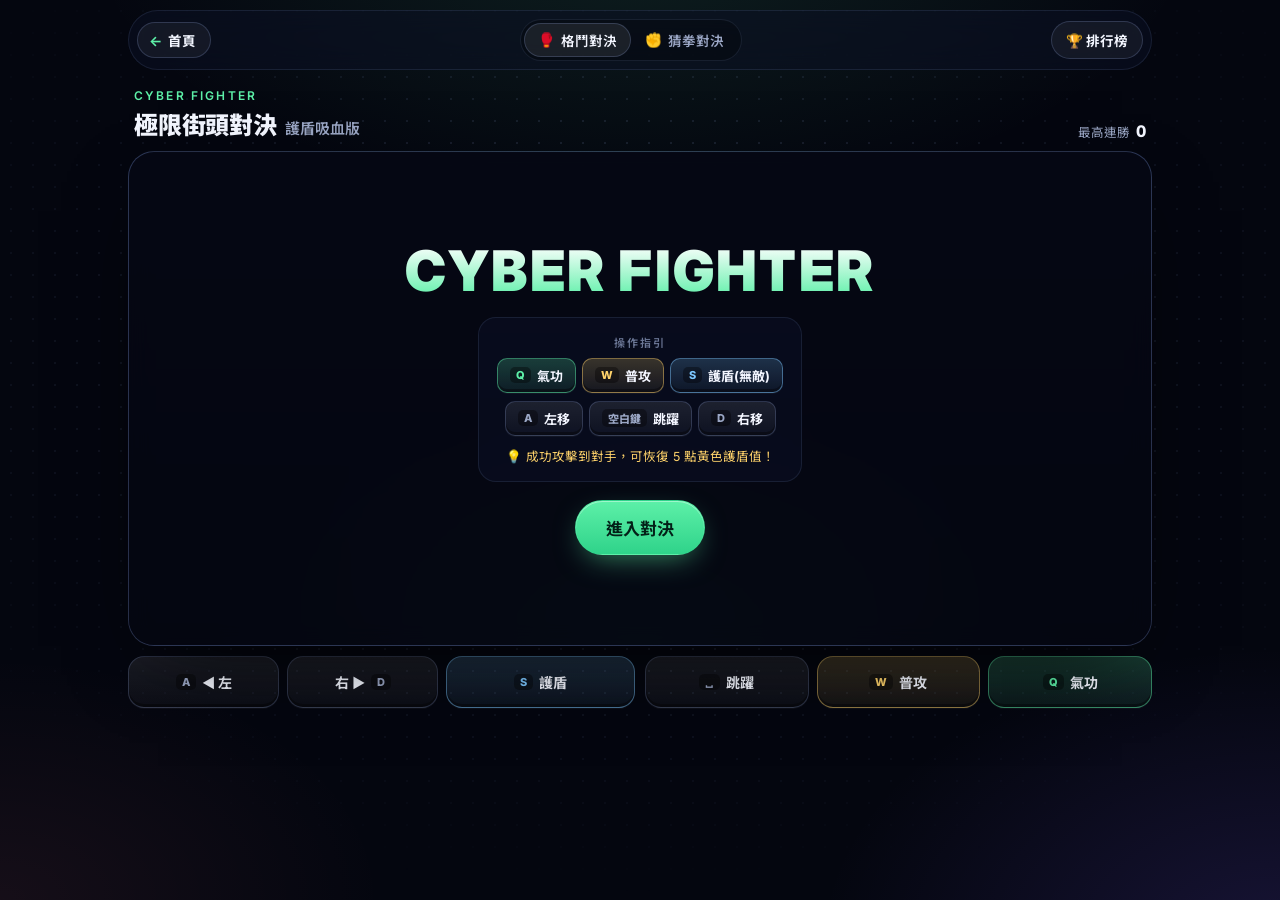
<file: game.html>
<!DOCTYPE html>
<html lang="zh-Hant">
<head>
    <meta charset="UTF-8">
    <meta name="viewport" content="width=device-width, initial-scale=1.0, viewport-fit=cover">
    <title>極限街頭對決：Cyber Fighter - 小遊戲</title>
    <meta name="description" content="阮孟杰作品集中的網頁格鬥小遊戲 Cyber Fighter，可直接在瀏覽器遊玩。">
    <link rel="canonical" href="https://austenjuan2222.github.io/my-website/game.html">
    <link rel="icon" type="image/png" href="favicon.png">
    <meta property="og:type" content="website">
    <meta property="og:url" content="https://austenjuan2222.github.io/my-website/game.html">
    <meta property="og:title" content="極限街頭對決：Cyber Fighter - 小遊戲">
    <meta property="og:description" content="阮孟杰作品集中的網頁格鬥小遊戲 Cyber Fighter，可直接在瀏覽器遊玩。">
    <meta property="og:image" content="https://austenjuan2222.github.io/my-website/og.jpg">
    <link rel="preconnect" href="https://fonts.googleapis.com">
    <link rel="preconnect" href="https://fonts.gstatic.com" crossorigin>
    <link href="https://fonts.googleapis.com/css2?family=Inter:wght@400;600;700;800;900&family=Noto+Sans+TC:wght@400;500;700;900&display=swap" rel="stylesheet">
    <link rel="stylesheet" href="games.css">
    <style>
        body{touch-action:none;user-select:none;-webkit-user-select:none;overflow:hidden;
             display:flex;flex-direction:column;align-items:center;gap:10px;padding:max(10px,env(safe-area-inset-top)) 10px max(10px,env(safe-area-inset-bottom))}
        .shell{position:relative;z-index:1;width:100%;max-width:1024px;display:flex;flex-direction:column;gap:10px}

        /* 標題列 */
        .stage-head{display:flex;align-items:flex-end;justify-content:space-between;gap:12px;padding:4px 6px 0}
        .stage-head h1{font-size:clamp(18px,2.6vw,24px);font-weight:900;letter-spacing:-.01em;margin-top:2px}
        .stage-head h1 small{font-size:.62em;font-weight:600;color:var(--muted);margin-left:8px;letter-spacing:0}
        .stage-tools{display:flex;align-items:center;gap:12px}

        /* 遊戲舞台 */
        .stage{position:relative;width:100%;aspect-ratio:16/9;max-height:55vh;margin:0 auto;border-radius:var(--radius-lg);overflow:hidden;
               border:1px solid var(--line-strong);box-shadow:0 30px 80px -30px rgba(0,0,0,.8),inset 0 1px 0 rgba(255,255,255,.04);
               background:
                 radial-gradient(60% 70% at 50% 100%, rgba(93,240,168,.10), transparent 70%),
                 linear-gradient(180deg, rgba(16,24,48,.85) 0%, rgba(8,12,28,.92) 100%)}
        .stage canvas{display:block;width:100%;height:100%}

        /* 疊層（開始／結束／排行榜） */
        .layer{position:absolute;inset:0;display:flex;flex-direction:column;align-items:center;justify-content:center;gap:18px;padding:20px;text-align:center;
               background:rgba(4,6,15,.82);backdrop-filter:blur(10px);-webkit-backdrop-filter:blur(10px);overflow-y:auto}
        #overlay{z-index:30}
        #leaderboardModal{z-index:40;background:rgba(4,6,15,.9)}
        .ov-title{font-size:clamp(30px,5.4vw,56px);font-weight:900;letter-spacing:.04em;line-height:1}
        .ov-title.idle{background:linear-gradient(180deg,#fff,var(--accent));-webkit-background-clip:text;background-clip:text;color:transparent}
        .ov-title.win{color:var(--warn);text-shadow:0 0 40px rgba(255,211,107,.35)}
        .ov-title.lose{color:var(--p2);text-shadow:0 0 40px rgba(255,122,144,.3)}
        .guide{padding:16px 18px;border-radius:var(--radius);background:var(--glass);border:1px solid var(--line);display:grid;gap:8px;justify-items:center}
        .guide-label{font-size:11px;font-weight:600;letter-spacing:.18em;color:var(--muted-2);text-transform:uppercase}
        .guide-row{display:flex;flex-wrap:wrap;justify-content:center;gap:6px}
        .guide-tip{font-size:12.5px;color:var(--warn);margin-top:2px}
        .upload{display:grid;gap:10px;justify-items:center;padding:14px 16px;border-radius:var(--radius);background:rgba(93,240,168,.06);border:1px solid rgba(93,240,168,.2)}
        .upload p{font-size:13.5px;color:var(--muted)}
        .upload p b{color:var(--ink);font-size:17px}
        .upload-row{display:flex;gap:8px}
        .field{width:160px;padding:10px 14px;border-radius:999px;border:1px solid var(--line-strong);background:rgba(255,255,255,.05);font-size:14px;font-weight:600;text-align:center;outline:none;transition:border-color .2s ease}
        .field::placeholder{color:var(--muted-2)}
        .field:focus{border-color:var(--accent)}
        #submitScoreBtn.is-done{color:var(--muted);background:rgba(255,255,255,.06);box-shadow:none}

        /* 排行榜 */
        .lb-title{font-size:clamp(22px,3.4vw,30px);font-weight:900}
        .lb{width:100%;max-width:440px;max-height:60%;display:flex;flex-direction:column;border-radius:var(--radius);overflow:hidden;background:var(--glass-2);border:1px solid var(--line)}
        .lb table{width:100%;border-collapse:collapse;font-size:14px;text-align:left;color:var(--muted)}
        .lb thead th{padding:11px 16px;font-size:11px;font-weight:600;letter-spacing:.14em;text-transform:uppercase;color:var(--muted-2);border-bottom:1px solid var(--line)}
        .lb .scroll{overflow-y:auto;flex:1}
        .lb .scroll::-webkit-scrollbar{width:6px}
        .lb .scroll::-webkit-scrollbar-thumb{background:var(--line-strong);border-radius:10px}
        .lb td{padding:11px 16px;border-bottom:1px solid var(--line)}
        .lb tr.top td{background:rgba(255,211,107,.06)}
        .lb .rank{width:64px;font-size:17px;font-weight:800}
        .lb .pname{color:var(--ink);font-weight:700}
        .lb .score{text-align:right;font-weight:800;font-size:16px;color:var(--accent);font-variant-numeric:tabular-nums}
        .lb .msg{text-align:center;padding:22px 16px}
        .lb .msg.err{color:var(--danger)}
        .loading{animation:pulse 1.2s ease-in-out infinite}
        @keyframes pulse{50%{opacity:.45}}
        .lb table{table-layout:fixed}.th-rank{width:64px}.th-score,.lb .score{width:110px;text-align:right}

        /* 觸控／滑鼠操作區（鍵帽造型） */
        .pad{display:grid;grid-template-columns:1fr 1fr;gap:10px}
        .pad-group{display:flex;gap:8px}
        .pad .key{flex:1;min-height:52px;font-size:14px;border-radius:16px;cursor:pointer;transition:transform .1s var(--ease-out),background-color .15s ease,border-color .15s ease}
        .pad .key:active,.pad .key.is-down{transform:scale(.96) translateY(1px);box-shadow:inset 0 -1px 0 rgba(0,0,0,.35);border-color:var(--accent)}
        .pad-actions{display:grid;grid-template-columns:repeat(3,1fr);gap:8px}
        .key.k-shield{flex:1.3}

        @media (max-width:720px){
          .stage-head h1 small{display:none}
          .pad{grid-template-columns:1fr}
        }
        /* 疊層內容太高時可在疊層內捲動，且不會把上緣切掉 */
        .layer{justify-content:safe center;touch-action:pan-y}
        @media (max-width:720px){
          /* 手機舞台很矮：鍵盤說明改由下方按鈕代替，只留提示 */
          .layer{gap:10px;padding:12px}
          .guide{padding:8px 12px;background:none;border:0}
          .guide-label,.guide-row{display:none}
          .ov-title{font-size:28px}
          .gbtn-lg{min-height:46px;padding:11px 26px;font-size:16px}
        }
        @media (max-width:520px){
          .stage-head .eyebrow{display:none}
        }
    </style>
</head>
<body>
<div class="shell">
    <!-- 共用頂列 -->
    <header class="gbar">
        <a href="index.html" class="gbar-home" aria-label="回首頁"><b aria-hidden="true">←</b>首頁</a>
        <nav class="gswitch" aria-label="切換遊戲">
            <a href="game.html" aria-current="page"><span class="gs-icon">🥊</span>格鬥對決</a>
            <a href="rps.html"><span class="gs-icon">✊</span>猜拳對決</a>
        </nav>
        <div class="gbar-right">
            <button id="btnLeaderboard" class="gbtn gbtn-ghost gbtn-sm">🏆 排行榜</button>
        </div>
    </header>

    <div class="stage-head">
        <div>
            <span class="eyebrow">Cyber Fighter</span>
            <h1>極限街頭對決<small>護盾吸血版</small></h1>
        </div>
        <div class="stage-tools">
            <span class="stat">最高連勝 <b id="bestStreak">0</b></span>
        </div>
    </div>

    <main class="stage">
        <canvas id="gameCanvas" width="1280" height="720"></canvas>

        <div id="overlay" class="layer">
            <h2 id="overlayTitle" class="ov-title idle">CYBER FIGHTER</h2>

            <div class="guide">
                <p class="guide-label">操作指引</p>
                <div class="guide-row">
                    <span class="key t-accent"><kbd>Q</kbd>氣功</span>
                    <span class="key t-warn"><kbd>W</kbd>普攻</span>
                    <span class="key t-info"><kbd>S</kbd>護盾(無敵)</span>
                </div>
                <div class="guide-row">
                    <span class="key"><kbd>A</kbd>左移</span>
                    <span class="key"><kbd>空白鍵</kbd>跳躍</span>
                    <span class="key"><kbd>D</kbd>右移</span>
                </div>
                <p class="guide-tip">💡 成功攻擊到對手，可恢復 5 點黃色護盾值！</p>
            </div>

            <div id="scoreUploadSection" class="upload hidden">
                <p>上傳你的最高連勝紀錄：<b id="uploadScoreDisplay" class="num">0</b></p>
                <div class="upload-row">
                    <input type="text" id="playerName" maxlength="10" placeholder="輸入玩家暱稱" class="field">
                    <button id="submitScoreBtn" class="gbtn gbtn-primary gbtn-sm">上傳</button>
                </div>
            </div>

            <button id="startBtn" class="gbtn gbtn-primary gbtn-lg">進入對決</button>
        </div>

        <div id="leaderboardModal" class="layer hidden">
            <h2 class="lb-title">🏆 頂尖對決排行榜</h2>
            <div class="lb">
                <table>
                    <thead><tr><th class="th-rank">名次</th><th>神手暱稱</th><th class="th-score">連勝次數</th></tr></thead>
                </table>
                <div class="scroll">
                    <table>
                        <tbody id="leaderboardBody">
                            <tr><td colspan="3" class="msg loading">連線至伺服器讀取中...</td></tr>
                        </tbody>
                    </table>
                </div>
            </div>
            <button id="closeLeaderboardBtn" class="gbtn gbtn-ghost gbtn-md">關閉</button>
        </div>
    </main>

    <footer class="pad">
        <div class="pad-group">
            <button id="btnLeft" class="key"><kbd>A</kbd>◀ 左</button>
            <button id="btnRight" class="key">右 ▶<kbd>D</kbd></button>
            <button id="btnShield" class="key t-info k-shield"><kbd>S</kbd>護盾</button>
        </div>
        <div class="pad-actions">
            <button id="btnJump" class="key"><kbd>␣</kbd>跳躍</button>
            <button id="btnW" class="key t-warn"><kbd>W</kbd>普攻</button>
            <button id="btnQ" class="key t-accent"><kbd>Q</kbd>氣功</button>
        </div>
    </footer>
</div>

    <script>
        // 💡 加入強制等待網頁讀取完成的防呆機制
        window.onload = function() {
            const API_URL = "https://script.google.com/macros/s/AKfycbxmCEFAT7KaGqLnhl8K2TvDvQhFd5J0H7d0mbtrseqNGwSy63KJJ2RtAM-TR_DSnVAR/exec";
            const canvas = document.getElementById('gameCanvas');
            const ctx = canvas.getContext('2d');

            let bestStreak = 0;
            try {
                const stored = localStorage.getItem('cyber_fighter_streak');
                bestStreak = stored ? parseInt(stored) : 0;
                if(isNaN(bestStreak)) bestStreak = 0;
            } catch (e) {
                bestStreak = 0;
                console.log("LocalStorage 被阻擋");
            }
            document.getElementById('bestStreak').innerText = bestStreak;

            // ====== 排行榜邏輯 ======
            document.getElementById('submitScoreBtn').addEventListener('click', () => {
                const name = document.getElementById('playerName').value.trim();
                if (!name) return alert('請先輸入帥氣的暱稱！');

                const btn = document.getElementById('submitScoreBtn');
                btn.innerText = '上傳中...';
                btn.disabled = true;

                fetch(API_URL, {
                    method: 'POST',
                    headers: { 'Content-Type': 'text/plain;charset=utf-8' },
                    body: JSON.stringify({ name: name, score: bestStreak }) 
                })
                .then(res => res.json())
                .then(data => {
                    if(data.status === 'success') {
                        btn.innerText = '✅ 已上傳';
                        btn.classList.add('is-done');
                        alert('成績上傳成功，世界將記得你的名號！');
                    } else {
                        alert('上傳失敗：' + data.message);
                        resetSubmitButton(btn);
                    }
                })
                .catch(err => {
                    resetSubmitButton(btn);
                });
            });

            function resetSubmitButton(btn) {
                btn.innerText = '上傳';
                btn.disabled = false;
                btn.classList.remove('is-done');
            }

            document.getElementById('btnLeaderboard').addEventListener('click', () => {
                document.getElementById('leaderboardModal').classList.remove('hidden');
                const tbody = document.getElementById('leaderboardBody');
                tbody.innerHTML = '<tr><td colspan="3" class="msg loading">連線至伺服器讀取中...</td></tr>';

                fetch(API_URL + "?action=getTop10")
                .then(res => res.json())
                .then(data => {
                    if(data.status === 'success') {
                        tbody.innerHTML = '';
                        if(data.data.length === 0) {
                            tbody.innerHTML = '<tr><td colspan="3" class="msg">目前尚無挑戰者，搶下第一吧！</td></tr>';
                            return;
                        }
                        data.data.forEach((row, index) => {
                            let medal = index === 0 ? '🥇' : index === 1 ? '🥈' : index === 2 ? '🥉' : `<span class="num">${index + 1}</span>`;
                            let rowClass = index === 0 ? 'top' : '';
                            
                            tbody.innerHTML += `
                                <tr class="${rowClass}">
                                    <td class="rank">${medal}</td>
                                    <td class="pname">${row.name}</td>
                                    <td class="score">${row.score}</td>
                                </tr>
                            `;
                        });
                    }
                })
                .catch(err => {
                    tbody.innerHTML = '<tr><td colspan="3" class="msg err">讀取失敗，請確認 API 網址是否正確</td></tr>';
                });
            });

            document.getElementById('closeLeaderboardBtn').addEventListener('click', () => {
                document.getElementById('leaderboardModal').classList.add('hidden');
            });

            // ====== 遊戲邏輯與音效 ======
            let audioCtx = null;
            function playSound(type) {
                try {
                    if (!audioCtx) audioCtx = new (window.AudioContext || window.webkitAudioContext)();
                    const osc = audioCtx.createOscillator();
                    const gain = audioCtx.createGain();
                    osc.connect(gain);
                    gain.connect(audioCtx.destination);
                    const now = audioCtx.currentTime;
                    if (type === 'hit') {
                        osc.type = 'square';
                        osc.frequency.setValueAtTime(150, now);
                        osc.frequency.exponentialRampToValueAtTime(40, now + 0.1);
                        gain.gain.setValueAtTime(0.2, now);
                        gain.gain.linearRampToValueAtTime(0.01, now + 0.1);
                        osc.start(now); osc.stop(now + 0.1);
                    } else if (type === 'skill') {
                        osc.type = 'sawtooth';
                        osc.frequency.setValueAtTime(300, now);
                        osc.frequency.exponentialRampToValueAtTime(800, now + 0.2);
                        gain.gain.setValueAtTime(0.2, now);
                        gain.gain.linearRampToValueAtTime(0.01, now + 0.2);
                        osc.start(now); osc.stop(now + 0.2);
                    } else if (type === 'shield') {
                        osc.type = 'sine';
                        osc.frequency.setValueAtTime(600, now);
                        gain.gain.setValueAtTime(0.15, now);
                        gain.gain.linearRampToValueAtTime(0.01, now + 0.15);
                        osc.start(now); osc.stop(now + 0.15);
                    }
                } catch(e) {}
            }

            let gameState = 'START';
            const keys = {};
            const touchState = { left: false, right: false, jump: false, w: false, q: false, shield: false };
            let gameLoopId = null;

            window.addEventListener('keydown', e => {
                if (e.target.tagName === 'INPUT') return; 
                if (e.isComposing || e.keyCode === 229) return; 
                
                if (['Space', 'ArrowUp', 'ArrowDown', 'ArrowLeft', 'ArrowRight', 'KeyW', 'KeyQ', 'KeyS', 'KeyA', 'KeyD'].includes(e.code)) {
                    e.preventDefault();
                }
                keys[e.code] = true;
                if (gameState === 'PLAYING') {
                    if (e.code === 'KeyW') playerAttackW();
                    if (e.code === 'KeyQ') playerAttackQ();
                }
            });
            window.addEventListener('keyup', e => { keys[e.code] = false; });

            function bindTouch(id, stateKey) {
                const el = document.getElementById(id);
                if (!el) return;
                // 按下時加上 is-down，讓觸控也有按壓回饋（touchstart 擋掉預設行為後 :active 不一定會觸發）
                ['touchstart', 'mousedown'].forEach(t => el.addEventListener(t, () => el.classList.add('is-down')));
                ['touchend', 'touchcancel', 'mouseup', 'mouseleave'].forEach(t => el.addEventListener(t, () => el.classList.remove('is-down')));
                el.addEventListener('touchstart', e => { e.preventDefault(); touchState[stateKey] = true; if(gameState==='PLAYING' && ['w','q'].includes(stateKey)) triggerTouchSkill(stateKey); });
                el.addEventListener('touchend', e => { e.preventDefault(); touchState[stateKey] = false; });
                el.addEventListener('mousedown', e => { touchState[stateKey] = true; if(gameState==='PLAYING' && ['w','q'].includes(stateKey)) triggerTouchSkill(stateKey); });
                el.addEventListener('mouseup', e => { touchState[stateKey] = false; });
            }
            bindTouch('btnLeft', 'left');
            bindTouch('btnRight', 'right');
            bindTouch('btnJump', 'jump');
            bindTouch('btnShield', 'shield');
            bindTouch('btnW', 'w');
            bindTouch('btnQ', 'q');

            function triggerTouchSkill(key) {
                if (key === 'w') playerAttackW();
                if (key === 'q') playerAttackQ();
            }

            class Fighter {
                constructor(x, y, color, isAI) {
                    this.x = x; this.y = y;
                    this.width = 60; this.height = 110;
                    this.vx = 0; this.vy = 0;
                    this.color = color; this.isAI = isAI;
                    this.hp = 100; this.maxHp = 100;
                    
                    this.shieldHp = 50; this.maxShieldHp = 50; 
                    
                    this.energy = 0; this.maxEnergy = 100;
                    this.isShielding = false;
                    this.facing = isAI ? -1 : 1;
                    this.attackCooldown = 0;
                    this.actionState = 'idle';
                    this.actionFrame = 0;
                }

                update(opponent) {
                    this.vy += 0.7;
                    this.y += this.vy;
                    if (this.y + this.height > 620) {
                        this.y = 620 - this.height;
                        this.vy = 0;
                    }
                    this.x += this.vx;
                    this.vx *= 0.8;

                    if (this.x < 50) this.x = 50;
                    if (this.x > canvas.width - 50 - this.width) this.x = canvas.width - 50 - this.width;

                    if (this.attackCooldown > 0) this.attackCooldown--;
                    if (this.energy < this.maxEnergy && Math.random() < 0.1) {
                        this.energy = Math.min(this.maxEnergy, this.energy + 0.5);
                    }
                    this.facing = this.x < opponent.x ? 1 : -1;
                    if (this.actionFrame > 0) this.actionFrame--;
                    else this.actionState = 'idle';
                }

                draw() {
                    ctx.save();
                    ctx.translate(this.x + this.width / 2, this.y + this.height / 2);
                    if (this.facing === -1) ctx.scale(-1, 1);

                    if (this.isShielding) {
                        ctx.beginPath();
                        ctx.arc(0, 0, 75, 0, Math.PI * 2);
                        ctx.fillStyle = 'rgba(124, 199, 255, 0.22)';
                        ctx.fill();
                        ctx.lineWidth = 4;
                        ctx.strokeStyle = '#7cc7ff';
                        ctx.stroke();
                    }

                    ctx.fillStyle = this.color;
                    ctx.fillRect(-20, 20, 14, 35);
                    ctx.fillRect(6, 20, 14, 35);

                    ctx.fillStyle = this.color;
                    ctx.fillRect(-25, -25, 50, 50);

                    ctx.beginPath();
                    ctx.arc(0, -42, 18, 0, Math.PI * 2);
                    ctx.fillStyle = '#f3f6ff';
                    ctx.fill();

                    ctx.fillStyle = this.color;
                    if (this.actionState === 'attack') {
                        ctx.fillRect(15, -15, 45, 14);
                    } else {
                        ctx.fillRect(-32, -15, 14, 30);
                        ctx.fillRect(18, -15, 14, 30);
                    }
                    ctx.restore();
                }
            }

            class Projectile {
                constructor(x, y, vx, vy, color, owner) {
                    this.x = x; this.y = y;
                    this.vx = vx; this.vy = vy;
                    this.speed = 7;
                    this.radius = 18;
                    this.color = color;
                    this.owner = owner;
                    this.active = true;
                }
                update(target) {
                    const targetCenterX = target.x + target.width / 2;
                    const targetCenterY = target.y + target.height / 2;
                    const dx = targetCenterX - this.x;
                    const dy = targetCenterY - this.y;
                    const dist = Math.hypot(dx, dy);

                    if (dist > 2) {
                        const dirX = dx / dist;
                        const dirY = dy / dist;
                        this.vx += (dirX * this.speed - this.vx) * 0.25;
                        this.vy += (dirY * this.speed - this.vy) * 0.25;
                    }

                    this.x += this.vx;
                    this.y += this.vy;

                    if (this.x < 0 || this.x > canvas.width || this.y < 0 || this.y > canvas.height) {
                        this.active = false;
                    }
                }
                draw() {
                    ctx.save();
                    ctx.beginPath();
                    ctx.arc(this.x, this.y, this.radius, 0, Math.PI * 2);
                    ctx.fillStyle = this.color;
                    ctx.shadowColor = this.color;
                    ctx.shadowBlur = 25;
                    ctx.fill();
                    ctx.restore();
                }
            }

            let player, ai, projectiles;

            function initGame() {
                player = new Fighter(300, 510, '#5df0a8', false);
                ai = new Fighter(920, 510, '#ff7a90', true);
                projectiles = [];
            }

            function playerAttackW() {
                if (gameState !== 'PLAYING' || player.attackCooldown > 0) return;
                player.attackCooldown = 15;
                player.actionState = 'attack';
                player.actionFrame = 12;
                playSound('hit');
                const dist = Math.abs((player.x + player.width/2) - (ai.x + ai.width/2));
                if (dist < 90 && Math.abs(player.y - ai.y) < 50) applyDamage(ai, 10, player);
            }

            function playerAttackQ() {
                if (gameState !== 'PLAYING' || player.attackCooldown > 0 || player.energy < 30) return;
                player.energy -= 30; 
                player.attackCooldown = 25;
                player.actionState = 'attack';
                player.actionFrame = 15;
                playSound('skill');
                projectiles.push(new Projectile(player.x + 30, player.y + 30, 6, -2, '#5df0a8', 'player'));
            }

            function applyDamage(target, dmg, attacker) {
                if (target.isShielding) {
                    playSound('shield');
                    return; 
                }

                if (target.shieldHp > 0) {
                    if (target.shieldHp >= dmg) {
                        target.shieldHp -= dmg;
                        dmg = 0;
                    } else {
                        dmg -= target.shieldHp;
                        target.shieldHp = 0; 
                    }
                }
                
                target.hp -= dmg;
                playSound('hit');

                if (attacker && attacker.shieldHp < attacker.maxShieldHp) {
                    attacker.shieldHp = Math.min(attacker.maxShieldHp, attacker.shieldHp + 5);
                }

                if (target.hp <= 0) {
                    target.hp = 0;
                    endGame(target === ai ? 'VICTORY' : 'DEFEAT');
                }
            }

            function updateAI() {
                const dist = (player.x + player.width/2) - (ai.x + ai.width/2);
                const absDist = Math.abs(dist);
                ai.isShielding = false;

                const isEnraged = ai.hp < (ai.maxHp * 0.5);
                const moveSpeed = isEnraged ? 4.5 : 3.5;
                const attackChance = isEnraged ? 0.25 : 0.15;

                if (Math.random() < (isEnraged ? 0.05 : 0.03) && absDist < 120) {
                    ai.isShielding = true;
                    return;
                }

                if (absDist > 85) {
                    ai.vx = dist > 0 ? moveSpeed : -moveSpeed;
                } else {
                    if (absDist < 50) {
                        ai.vx = dist > 0 ? -2.5 : 2.5;
                    }
                    
                    if (Math.random() < attackChance && ai.attackCooldown === 0) {
                        ai.attackCooldown = isEnraged ? 15 : 25; 
                        ai.actionState = 'attack';
                        ai.actionFrame = 12;
                        playSound('hit');
                        if (absDist < 90) applyDamage(player, isEnraged ? 12 : 8, ai); 
                    }
                }

                if (Math.random() < 0.015 && ai.y >= 510) {
                    ai.vy = -16;
                }

                if (ai.attackCooldown === 0) {
                    const dir = dist > 0 ? 1 : -1;
                    if (Math.random() < 0.02 && ai.energy >= 30) {
                        ai.energy -= 30;
                        ai.attackCooldown = 45;
                        playSound('skill');
                        projectiles.push(new Projectile(ai.x, ai.y + 30, 6 * dir, -2, '#ff9fb0', 'ai'));
                    }
                }
            }

            function gameLoop() {
                if (gameState !== 'PLAYING') return;

                player.isShielding = keys['KeyS'] || touchState.shield;
                if (!player.isShielding) {
                    if (keys['KeyA'] || keys['ArrowLeft'] || touchState.left) player.vx = -6;
                    if (keys['KeyD'] || keys['ArrowRight'] || touchState.right) player.vx = 6;
                    if ((keys['Space'] || keys['ArrowUp'] || touchState.jump) && player.y >= 510) {
                        player.vy = -16;
                        touchState.jump = false;
                    }
                }

                updateAI();
                player.update(ai);
                ai.update(player);

                projectiles.forEach(p => {
                    const target = p.owner === 'player' ? ai : player;
                    p.update(target);
                });
                projectiles = projectiles.filter(p => p.active);

                projectiles.forEach(p => {
                    const target = p.owner === 'player' ? ai : player;
                    const attacker = p.owner === 'player' ? player : ai; 
                    const targetCenterX = target.x + target.width / 2;
                    const targetCenterY = target.y + target.height / 2;
                    const distToTarget = Math.hypot(p.x - targetCenterX, p.y - targetCenterY);

                    if (distToTarget < p.radius + 30) {
                        applyDamage(target, 15, attacker); 
                        p.active = false;
                    }
                });

                ctx.clearRect(0, 0, canvas.width, canvas.height);

                ctx.fillStyle = 'rgba(4, 6, 15, 0.55)';
                ctx.fillRect(0, 620, canvas.width, 100);
                ctx.strokeStyle = 'rgba(93, 240, 168, 0.55)';
                ctx.lineWidth = 2;
                ctx.beginPath(); ctx.moveTo(0, 620); ctx.lineTo(canvas.width, 620); ctx.stroke();

                player.draw();
                ai.draw();
                projectiles.forEach(p => p.draw());
                
                // 玩家血條介面
                ctx.fillStyle = 'rgba(4, 6, 15, 0.75)';
                ctx.fillRect(50, 30, 350, 20);
                ctx.fillStyle = '#5df0a8';
                ctx.fillRect(50, 30, 350 * (player.hp / player.maxHp), 20);
                ctx.strokeStyle = 'rgba(243, 246, 255, 0.35)'; ctx.strokeRect(50, 30, 350, 20);

                ctx.fillStyle = 'rgba(4, 6, 15, 0.75)';
                ctx.fillRect(50, 55, 350, 10);
                ctx.fillStyle = '#ffd36b';
                ctx.fillRect(50, 55, 350 * (player.shieldHp / player.maxShieldHp), 10);
                ctx.strokeStyle = '#ffd36b'; ctx.strokeRect(50, 55, 350, 10);
                
                ctx.fillStyle = 'rgba(4, 6, 15, 0.75)';
                ctx.fillRect(50, 70, 200, 10);
                ctx.fillStyle = '#7cc7ff';
                ctx.fillRect(50, 70, 200 * (player.energy / player.maxEnergy), 10);

                // 電腦血條介面
                ctx.fillStyle = 'rgba(4, 6, 15, 0.75)';
                ctx.fillRect(canvas.width - 400, 30, 350, 20);
                ctx.fillStyle = '#ff7a90';
                const aiHpW = 350 * (ai.hp / ai.maxHp);
                ctx.fillRect(canvas.width - 50 - aiHpW, 30, aiHpW, 20);
                ctx.strokeStyle = 'rgba(243, 246, 255, 0.35)'; ctx.strokeRect(canvas.width - 400, 30, 350, 20);
                
                ctx.fillStyle = 'rgba(4, 6, 15, 0.75)';
                ctx.fillRect(canvas.width - 400, 55, 350, 10);
                ctx.fillStyle = '#ffd36b';
                const aiShieldW = 350 * (ai.shieldHp / ai.maxShieldHp);
                ctx.fillRect(canvas.width - 50 - aiShieldW, 55, aiShieldW, 10);
                ctx.strokeStyle = '#ffd36b'; ctx.strokeRect(canvas.width - 400, 55, 350, 10);

                ctx.fillStyle = 'rgba(4, 6, 15, 0.75)';
                ctx.fillRect(canvas.width - 250, 70, 200, 10);
                ctx.fillStyle = '#ff9fb0';
                const aiEnW = 200 * (ai.energy / ai.maxEnergy);
                ctx.fillRect(canvas.width - 50 - aiEnW, 70, aiEnW, 10);

                gameLoopId = requestAnimationFrame(gameLoop);
            }

            function endGame(result) {
                gameState = 'GAMEOVER';
                const overlay = document.getElementById('overlay');
                overlay.style.display = 'flex';
                const title = document.getElementById('overlayTitle');

                resetSubmitButton(document.getElementById('submitScoreBtn'));

                if (result === 'VICTORY') {
                    title.innerText = '勝利！ VICTORY';
                    title.className = 'ov-title win';
                    bestStreak++;
                    try { localStorage.setItem('cyber_fighter_streak', bestStreak); } catch(e){}
                    document.getElementById('bestStreak').innerText = bestStreak;
                    document.getElementById('startBtn').innerText = '迎戰下一位對手';
                } else {
                    title.innerText = '敗北... DEFEAT';
                    title.className = 'ov-title lose';
                    document.getElementById('startBtn').innerText = '重新挑戰';
                }

                if (bestStreak > 0) {
                    document.getElementById('scoreUploadSection').classList.remove('hidden');
                    document.getElementById('uploadScoreDisplay').innerText = bestStreak;
                } else {
                    document.getElementById('scoreUploadSection').classList.add('hidden');
                }
            }

            // 💡 修正按鈕點擊，確保能正確啟動
            document.getElementById('startBtn').addEventListener('click', () => {
                
                // 強制喚醒音效引擎 (解決 Safari 卡死問題)
                try {
                    if (!audioCtx) audioCtx = new (window.AudioContext || window.webkitAudioContext)();
                    if (audioCtx.state === 'suspended') audioCtx.resume();
                } catch(e) {}

                initGame();
                gameState = 'PLAYING';
                document.getElementById('overlay').style.display = 'none';
                
                if (document.getElementById('overlayTitle').innerText.includes('敗北')) {
                    bestStreak = 0;
                    try { localStorage.setItem('cyber_fighter_streak', 0); } catch(e){}
                    document.getElementById('bestStreak').innerText = '0';
                }
                
                if (gameLoopId) cancelAnimationFrame(gameLoopId);
                gameLoopId = requestAnimationFrame(gameLoop);
            });
        };
    </script>
</body>
</html>
</file>
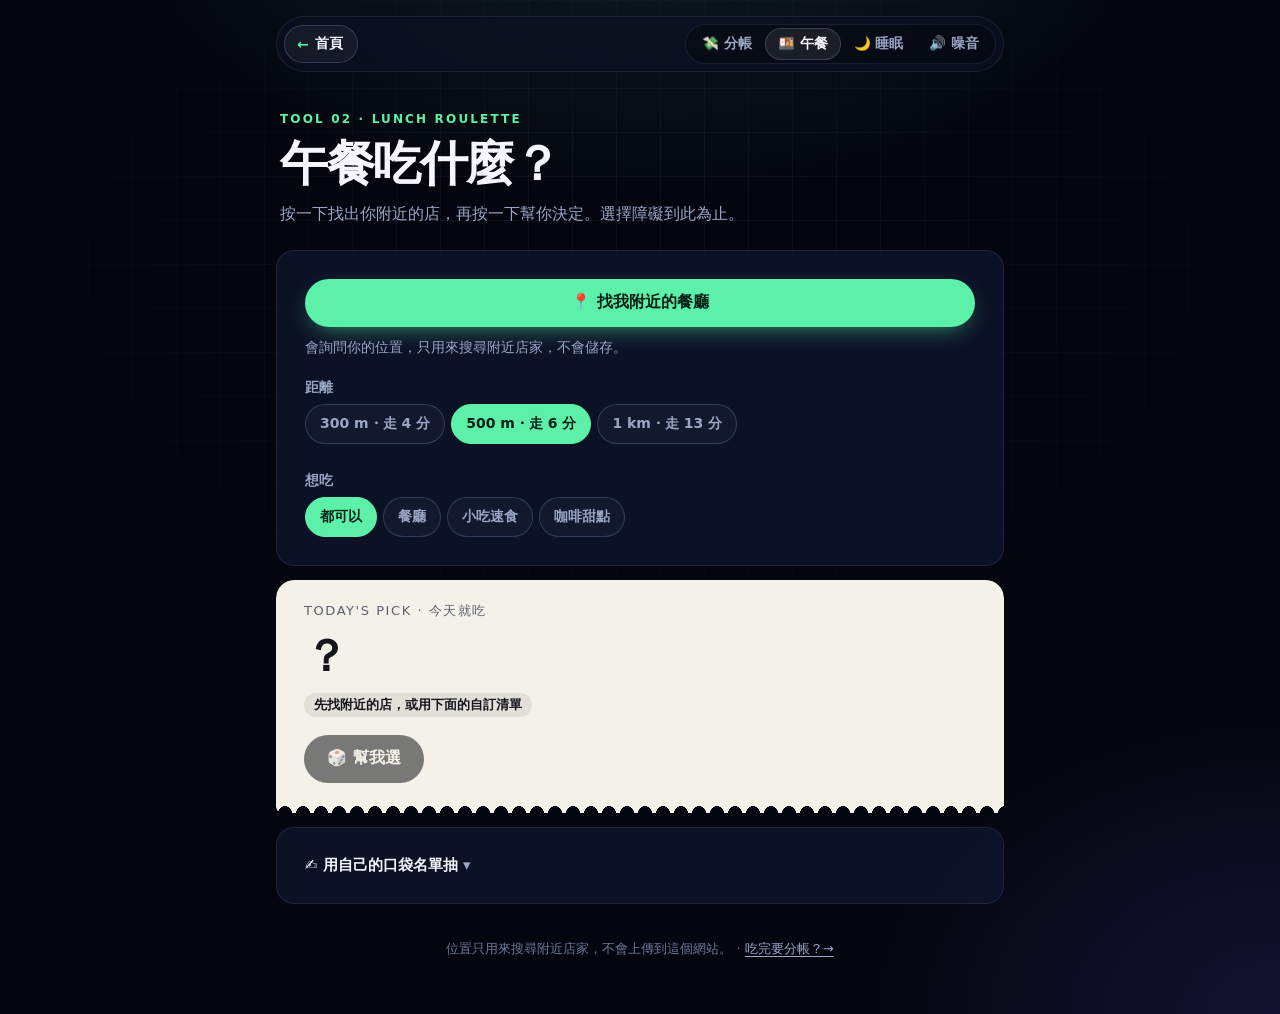
<file: lunch.html>
<!DOCTYPE html>
<html lang="zh-Hant">
<head>
    <meta charset="utf-8">
    <meta name="viewport" content="width=device-width,initial-scale=1,viewport-fit=cover">
    <title>午餐吃什麼？附近餐廳抽籤 | Meng-Jie</title>
    <meta name="description" content="選擇障礙救星：用定位找出附近 300 公尺到 1 公里內的餐廳、小吃和咖啡店，幫你隨機抽一家，附步行距離與 Google 地圖導航。">
    <meta name="theme-color" content="#04060f">
    <link rel="icon" type="image/svg+xml" href="favicon-lunch.svg">
    <link rel="canonical" href="https://austenjuan2222.github.io/my-website/lunch.html">
    <meta property="og:type" content="website">
    <meta property="og:site_name" content="Meng-Jie">
    <meta property="og:locale" content="zh_TW">
    <meta property="og:url" content="https://austenjuan2222.github.io/my-website/lunch.html">
    <meta property="og:title" content="午餐吃什麼？附近餐廳抽籤 | Meng-Jie">
    <meta property="og:description" content="選擇障礙救星：依定位找出附近的餐廳，幫你隨機抽一家，附步行距離與 Google 地圖導航。">
    <meta property="og:image" content="https://austenjuan2222.github.io/my-website/og-lunch.jpg">
    <meta property="og:image:width" content="1200">
    <meta property="og:image:height" content="630">
    <meta property="og:image:alt" content="午餐吃什麼：附近餐廳抽籤結果示意">
    <meta name="twitter:card" content="summary_large_image">
    <script async src="https://www.googletagmanager.com/gtag/js?id=G-ZSVL2PNT60"></script>
    <script>
        window.dataLayer = window.dataLayer || [];
        function gtag(){dataLayer.push(arguments);}
        gtag('js', new Date());
        gtag('config', 'G-ZSVL2PNT60');
    </script>
    <link rel="stylesheet" href="tools.css">
    <style>
        .opts{display:grid;gap:14px;margin-top:18px}
        .pick-name{font-size:clamp(28px,8vw,44px);font-weight:800;letter-spacing:-.03em;line-height:1.2;overflow-wrap:anywhere;min-height:1.2em}
        .pick-name.rolling{opacity:.55;filter:blur(1px)}
        .tags{display:flex;flex-wrap:wrap;gap:6px;margin-top:10px}
        .tag{font-size:13px;font-weight:600;padding:3px 10px;border-radius:999px;background:rgba(20,22,28,.08)}
        .actions{display:flex;flex-wrap:wrap;gap:10px;margin-top:18px}
        .receipt .btn-primary{background:#14161c;color:#f4f1e8;box-shadow:none}
        .receipt .btn-ghost{background:transparent;border-color:rgba(20,22,28,.25);color:#14161c}
        .list{list-style:none;display:grid;gap:6px;max-height:320px;overflow:auto;margin-top:4px;padding-right:4px}
        .list li{display:flex;justify-content:space-between;gap:12px;padding:10px 12px;border-radius:12px;background:rgba(255,255,255,.03);border:1px solid var(--line);font-size:15px}
        .list li span:last-child{color:var(--muted);font-variant-numeric:tabular-nums;white-space:nowrap}
        .list li.out{opacity:.4;text-decoration:line-through}
        .count{font-size:14px;color:var(--muted)}
        details summary{cursor:pointer;font-weight:700;font-size:15px;list-style:none}
        details summary::-webkit-details-marker{display:none}
        details summary::after{content:" ▾";color:var(--muted)}
        details[open] summary::after{content:" ▴"}
    </style>
</head>
<body>
<div class="wrap">
    <nav class="tbar" aria-label="工具導覽">
        <a class="home" href="index.html"><b>←</b> 首頁</a>
        <div class="tswitch">
            <a href="split.html" aria-label="分帳">💸<span class="t"> 分帳</span></a>
            <a href="lunch.html" aria-current="page" aria-label="午餐">🍱<span class="t"> 午餐</span></a>
            <a href="sleep.html" aria-label="睡眠">🌙<span class="t"> 睡眠</span></a>
            <a href="noise.html" aria-label="噪音">🔊<span class="t"> 噪音</span></a>
        </div>
    </nav>

    <header class="head">
        <span class="eyebrow">Tool 02 · Lunch roulette</span>
        <h1>午餐吃什麼？</h1>
        <p class="lead">按一下找出你附近的店，再按一下幫你決定。選擇障礙到此為止。</p>
    </header>

    <section class="panel">
        <button type="button" class="btn btn-primary btn-block" id="locate">📍 找我附近的餐廳</button>
        <p class="status" id="status" role="status">會詢問你的位置，只用來搜尋附近店家，不會儲存。</p>
        <div class="opts">
            <div class="field"><span class="label">距離</span>
                <div class="seg" role="group" aria-label="距離" id="radius">
                    <button type="button" data-v="300" aria-pressed="false">300 m・走 4 分</button>
                    <button type="button" data-v="500" aria-pressed="true">500 m・走 6 分</button>
                    <button type="button" data-v="1000" aria-pressed="false">1 km・走 13 分</button>
                </div>
            </div>
            <div class="field"><span class="label">想吃</span>
                <div class="seg" role="group" aria-label="類型" id="kind">
                    <button type="button" data-v="all" aria-pressed="true">都可以</button>
                    <button type="button" data-v="restaurant" aria-pressed="false">餐廳</button>
                    <button type="button" data-v="fast_food" aria-pressed="false">小吃速食</button>
                    <button type="button" data-v="cafe" aria-pressed="false">咖啡甜點</button>
                </div>
            </div>
        </div>
    </section>

    <section class="receipt" id="result" aria-live="polite">
        <p class="muted" style="font-size:13px;letter-spacing:.12em">TODAY'S PICK · 今天就吃</p>
        <p class="pick-name" id="pick-name" style="margin-top:10px">？</p>
        <div class="tags" id="pick-tags"><span class="tag">先找附近的店，或用下面的自訂清單</span></div>
        <div class="actions">
            <button type="button" class="btn btn-primary" id="draw" disabled>🎲 幫我選</button>
            <a class="btn btn-ghost hidden" id="nav" target="_blank" rel="noopener">🧭 Google 地圖導航</a>
            <button type="button" class="btn btn-ghost hidden" id="skip">🙅 不要這家</button>
        </div>
    </section>

    <section class="panel" style="margin-top:14px" id="nearby-panel" hidden>
        <h2 style="margin-bottom:6px">附近的店 <span class="count" id="count"></span></h2>
        <ul class="list" id="list"></ul>
        <p class="count" style="margin-top:10px">店家資料來自 <a href="https://www.openstreetmap.org/copyright" target="_blank" rel="noopener" style="text-decoration:underline">© OpenStreetMap</a> 貢獻者，可能不完整。</p>
    </section>

    <details class="panel" style="margin-top:14px" id="custom">
        <summary>✍️ 用自己的口袋名單抽</summary>
        <p class="count" style="margin:10px 0">沒開定位、或附近資料太少時用這個。一行一家，會記在這台裝置上。</p>
        <textarea class="input" id="custom-list" placeholder="學餐&#10;巷口滷肉飯&#10;麥當勞&#10;便利商店"></textarea>
        <button type="button" class="btn btn-ghost btn-sm" id="use-custom" style="margin-top:10px">用這份清單抽</button>
    </details>

    <p class="foot">位置只用來搜尋附近店家，不會上傳到這個網站。 · <a href="split.html">吃完要分帳？→</a></p>
</div>

<script>
const $ = (id) => document.getElementById(id);
const OVERPASS = ['https://overpass-api.de/api/interpreter', 'https://overpass.private.coffee/api/interpreter'];
const PHOTON = 'https://photon.komoot.io/reverse';
const KIND_LABEL = { restaurant: '餐廳', fast_food: '小吃速食', food_court: '美食街', cafe: '咖啡甜點', ice_cream: '冰品甜點' };
const CUISINE = { chinese: '中式', taiwanese: '台式', japanese: '日式', korean: '韓式', ramen: '拉麵', noodle: '麵食', burger: '漢堡', pizza: '披薩', italian: '義式', thai: '泰式', vietnamese: '越式', indian: '印度', american: '美式', coffee_shop: '咖啡', sushi: '壽司', hot_pot: '火鍋', bubble_tea: '手搖飲', breakfast: '早餐', dumpling: '水餃', vegetarian: '素食', chicken: '炸雞', seafood: '海鮮', curry: '咖哩', western: '西式' };
const state = { places: [], origin: null, radius: 500, kind: 'all', excluded: new Set(), source: 'none', custom: [], current: null };

function distance(a, b) {
    const R = 6371000, rad = Math.PI / 180;
    const dLat = (b.lat - a.lat) * rad, dLon = (b.lon - a.lon) * rad;
    const h = Math.sin(dLat / 2) ** 2 + Math.cos(a.lat * rad) * Math.cos(b.lat * rad) * Math.sin(dLon / 2) ** 2;
    return 2 * R * Math.asin(Math.sqrt(h));
}

function kindOf(amenity) {
    if (amenity === 'restaurant') return 'restaurant';
    if (amenity === 'cafe' || amenity === 'ice_cream') return 'cafe';
    return 'fast_food';
}

function withTimeout(ms) { const c = new AbortController(); setTimeout(() => c.abort(), ms); return c.signal; }

/** Photon（komoot）：很快，但最多回傳最近的 50 家 */
async function fetchPhoton(lat, lon) {
    const tags = ['restaurant', 'fast_food', 'food_court', 'cafe', 'ice_cream'].map(t => '&osm_tag=amenity:' + t).join('');
    const res = await fetch(PHOTON + '?lat=' + lat + '&lon=' + lon + '&radius=1&limit=50' + tags, { signal: withTimeout(10000) });
    if (!res.ok) throw new Error('Photon HTTP ' + res.status);
    const data = await res.json();
    return (data.features || []).map(f => {
        const p = f.properties || {}, c = (f.geometry || {}).coordinates;
        const name = (p.name || '').trim();
        if (!c || !name) return null;
        const pt = { lat: c[1], lon: c[0] };
        return { name, lat: pt.lat, lon: pt.lon, amenity: p.osm_value, kind: kindOf(p.osm_value), cuisine: [], dist: distance({ lat, lon }, pt) };
    }).filter(Boolean);
}

/** Overpass：資料最完整（1 km 內全部），但公用伺服器常滿載，所以兩台同時問、誰先成功用誰 */
async function fetchOverpass(lat, lon) {
    const q = '[out:json][timeout:25];nwr(around:1000,' + lat + ',' + lon + ')["amenity"~"^(restaurant|fast_food|food_court|cafe|ice_cream)$"]["name"];out center 300;';
    const one = async (url) => {
        const res = await fetch(url, { method: 'POST', body: 'data=' + encodeURIComponent(q), headers: { 'Content-Type': 'application/x-www-form-urlencoded' }, signal: withTimeout(30000) });
        if (!res.ok) throw new Error('HTTP ' + res.status);
        const data = await res.json();
        return (data.elements || []).map(el => {
            const p = el.type === 'node' ? { lat: el.lat, lon: el.lon } : el.center;
            const t = el.tags || {};
            const name = (t['name:zh'] || t.name || '').trim();
            if (!p || !name) return null;
            const cuisine = (t.cuisine || '').split(';').map(c => CUISINE[c.trim()]).filter(Boolean);
            return { name, lat: p.lat, lon: p.lon, amenity: t.amenity, kind: kindOf(t.amenity), cuisine, dist: distance({ lat, lon }, p) };
        }).filter(Boolean);
    };
    return Promise.any(OVERPASS.map(one));
}

/** 合併兩邊資料：同名且相距 80 m 內視為同一家，保留資訊較多的那筆 */
function mergePlaces(...lists) {
    const out = [];
    lists.flat().forEach(p => {
        const dup = out.find(o => o.name === p.name && distance(o, p) < 80);
        if (!dup) out.push(p);
        else if ((p.cuisine || []).length > (dup.cuisine || []).length) Object.assign(dup, p);
    });
    return out.sort((a, b) => a.dist - b.dist);
}

function pool() {
    if (state.source === 'custom') return state.custom.filter(p => !state.excluded.has(p.name));
    return state.places.filter(p => p.dist <= state.radius && (state.kind === 'all' || p.kind === state.kind) && !state.excluded.has(p.name));
}

function setStatus(msg, err) { $('status').textContent = msg; $('status').classList.toggle('err', !!err); }
const walk = (m) => Math.max(1, Math.round(m / 80));

function renderList() {
    if (state.source !== 'osm') { $('nearby-panel').hidden = true; return; }
    const inRange = state.places.filter(p => p.dist <= state.radius && (state.kind === 'all' || p.kind === state.kind));
    $('nearby-panel').hidden = false;
    $('count').textContent = '（' + inRange.length + ' 家）';
    $('list').innerHTML = '';
    inRange.forEach(p => {
        const li = document.createElement('li');
        if (state.excluded.has(p.name)) li.className = 'out';
        const a = document.createElement('span'); a.textContent = p.name + ' · ' + (KIND_LABEL[p.amenity] || '');
        const b = document.createElement('span'); b.textContent = Math.round(p.dist) + ' m';
        li.append(a, b); $('list').appendChild(li);
    });
    const n = pool().length;
    $('draw').disabled = n === 0;
    if (!inRange.length && state.loadingMore) setStatus('正在搜尋更多店家…');
    else if (!inRange.length) setStatus('這個範圍內沒找到符合的店，試試把距離拉大或改成「都可以」。', true);
    else setStatus('找到 ' + inRange.length + ' 家，按「幫我選」！' + (state.loadingMore ? '（正在補更遠的店…）' : ''));
}

function showPick(p) {
    state.current = p;
    $('pick-name').textContent = p.name;
    const tags = $('pick-tags'); tags.innerHTML = '';
    const add = (t) => { const s = document.createElement('span'); s.className = 'tag'; s.textContent = t; tags.appendChild(s); };
    if (p.dist != null) { add('📍 ' + Math.round(p.dist) + ' m'); add('🚶 約 ' + walk(p.dist) + ' 分鐘'); }
    if (p.amenity) add(KIND_LABEL[p.amenity] || '餐飲');
    (p.cuisine || []).slice(0, 3).forEach(add);
    if (p.lat != null) {
        $('nav').href = 'https://www.google.com/maps/dir/?api=1&travelmode=walking&destination=' + p.lat + ',' + p.lon;
    } else {
        $('nav').href = 'https://www.google.com/maps/search/?api=1&query=' + encodeURIComponent(p.name);
    }
    $('nav').classList.remove('hidden');
    $('skip').classList.remove('hidden');
}

function draw() {
    const list = pool();
    if (!list.length) { setStatus('沒有可以抽的店了，換個條件或清掉「不要這家」。', true); return; }
    const final = list[Math.floor(Math.random() * list.length)];
    const reduce = matchMedia('(prefers-reduced-motion: reduce)').matches;
    $('draw').disabled = true;
    if (reduce || list.length === 1) { showPick(final); $('draw').disabled = false; track(final); return; }
    // 名字快速輪播後逐漸變慢停下，像抽籤
    const el = $('pick-name'); el.classList.add('rolling');
    let i = 0, delay = 45;
    const tick = () => {
        el.textContent = list[Math.floor(Math.random() * list.length)].name;
        i++; delay *= 1.12;
        if (i < 16) setTimeout(tick, delay);
        else { el.classList.remove('rolling'); showPick(final); $('draw').disabled = false; track(final); }
    };
    tick();
}
function track(p) { if (window.gtag) gtag('event', 'lunch_pick', { source: state.source }); }

$('locate').addEventListener('click', () => {
    if (!('geolocation' in navigator)) { setStatus('這個瀏覽器不支援定位，請用下方的自訂清單。', true); $('custom').open = true; return; }
    $('locate').disabled = true; setStatus('正在取得你的位置…');
    navigator.geolocation.getCurrentPosition(async (pos) => {
        const { latitude: lat, longitude: lon } = pos.coords;
        state.origin = { lat, lon };
        setStatus('正在搜尋附近的店…');
        const photon = fetchPhoton(lat, lon).catch(() => []);
        const overpass = fetchOverpass(lat, lon).catch(() => null);
        state.excluded.clear();
        const first = await photon;
        if (first.length) {
            state.places = first; state.source = 'osm'; state.loadingMore = true;
            renderList();
        }
        const more = await overpass;
        state.loadingMore = false;
        if (more || first.length) {
            state.places = mergePlaces(first, more || []); state.source = 'osm';
            renderList();
            if (!state.places.length) { setStatus('附近 1 公里內查不到店家資料，改用自訂清單吧。', true); $('custom').open = true; }
        } else {
            setStatus('店家資料暫時抓不到（可能是網路或服務忙碌），稍後再試，或先用自訂清單。', true);
            $('custom').open = true;
        }
        $('locate').disabled = false; $('locate').textContent = '🔄 重新定位';
    }, (err) => {
        $('locate').disabled = false;
        const msg = err.code === 1 ? '你沒有允許定位。可以到瀏覽器設定開啟，或直接用下方的自訂清單。' : '定位失敗，請到戶外或稍後再試，也可以用自訂清單。';
        setStatus(msg, true); $('custom').open = true;
    }, { enableHighAccuracy: true, timeout: 12000, maximumAge: 60000 });
});

function bindSeg(id, key, cast) {
    $(id).querySelectorAll('button').forEach(b => b.addEventListener('click', () => {
        $(id).querySelectorAll('button').forEach(x => x.setAttribute('aria-pressed', String(x === b)));
        state[key] = cast(b.dataset.v);
        if (state.source === 'osm') renderList();
    }));
}
bindSeg('radius', 'radius', Number);
bindSeg('kind', 'kind', String);

$('draw').addEventListener('click', draw);
$('skip').addEventListener('click', () => {
    if (state.current) state.excluded.add(state.current.name);
    renderList();
    if (pool().length) draw(); else { $('draw').disabled = true; setStatus('都被你排除了 😅 換個條件或重新定位。', true); }
});

const KEY = 'lunch-custom-list';
try { $('custom-list').value = localStorage.getItem(KEY) || ''; } catch (e) {}
$('use-custom').addEventListener('click', () => {
    const names = [...new Set($('custom-list').value.split('\n').map(s => s.trim()).filter(Boolean))];
    try { localStorage.setItem(KEY, names.join('\n')); } catch (e) {}
    if (!names.length) { setStatus('清單是空的，先寫幾家店。', true); return; }
    state.custom = names.map(name => ({ name }));
    state.source = 'custom'; state.excluded.clear();
    $('nearby-panel').hidden = true;
    $('draw').disabled = false;
    setStatus('改用你的口袋名單（' + names.length + ' 家），按「幫我選」！');
    draw();
});

window.__lunch = { distance, fetchPhoton, fetchOverpass, mergePlaces, state };
</script>
</body>
</html>
</file>
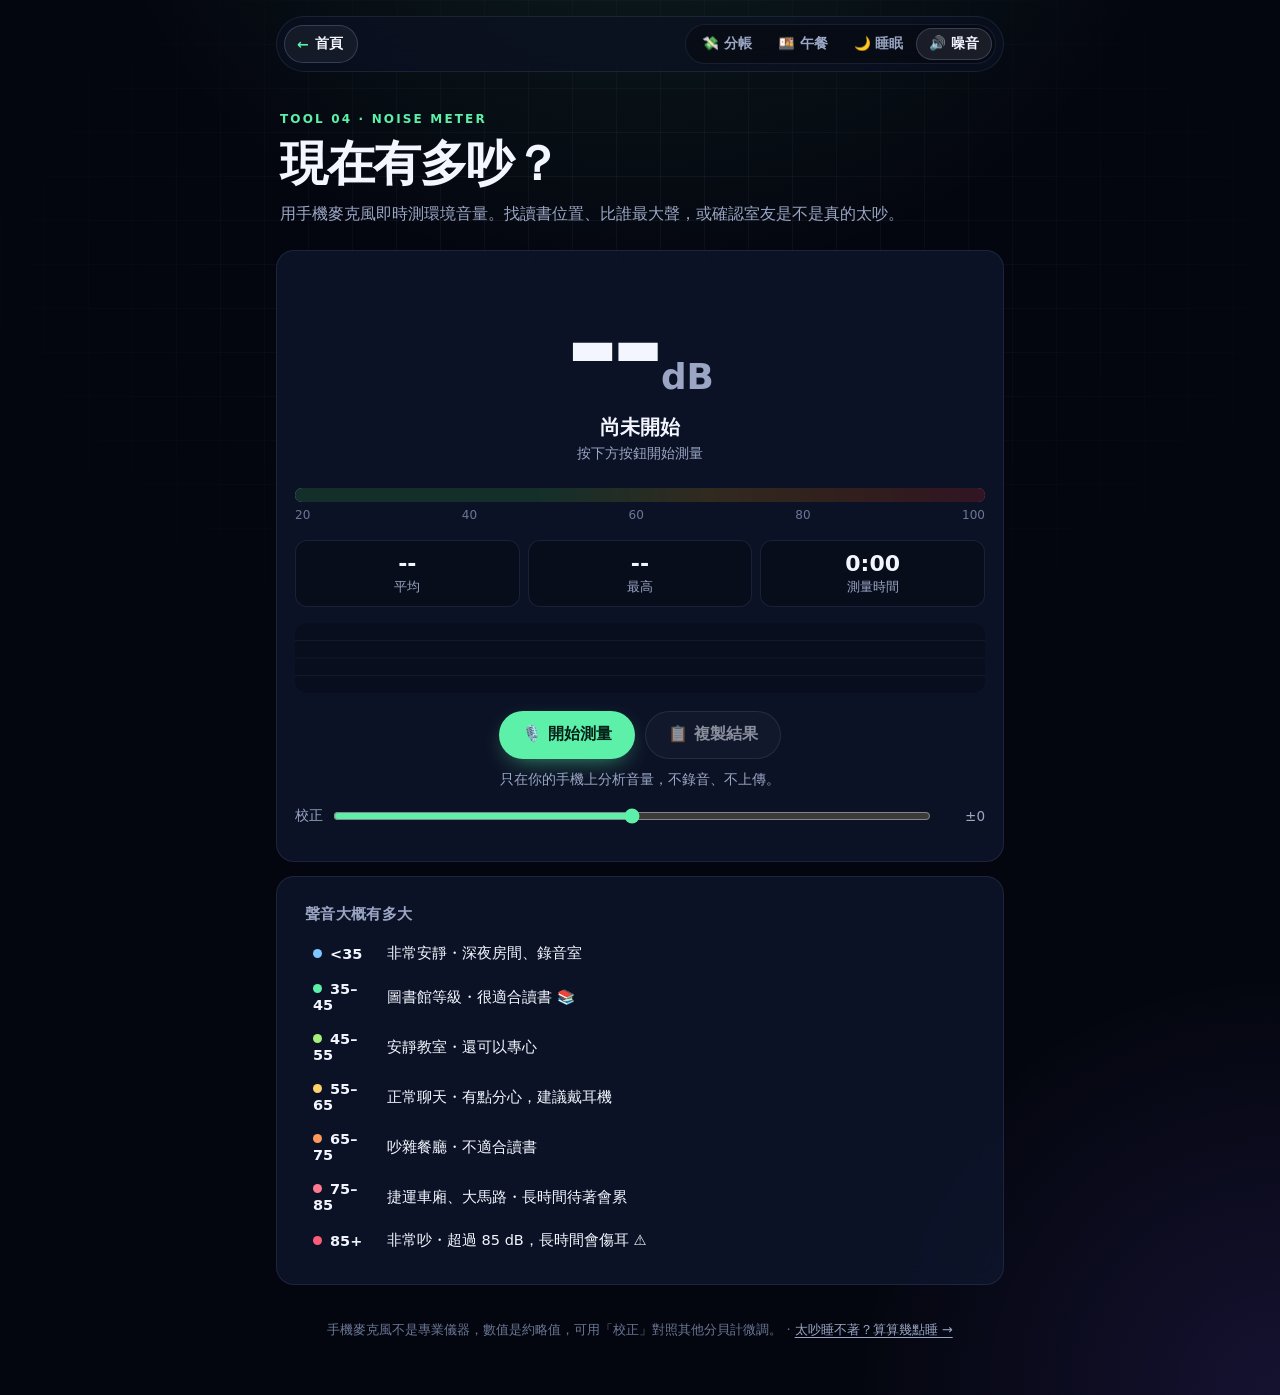
<file: noise.html>
<!DOCTYPE html>
<html lang="zh-Hant">
<head>
    <meta charset="utf-8">
    <meta name="viewport" content="width=device-width,initial-scale=1,viewport-fit=cover">
    <title>噪音計：用手機測現在有多吵 | Meng-Jie</title>
    <meta name="description" content="打開就能用手機麥克風測環境音量，即時顯示約略分貝與吵鬧等級，幫你找最安靜的讀書位置。不錄音、不上傳。">
    <meta name="theme-color" content="#04060f">
    <link rel="icon" type="image/svg+xml" href="favicon-noise.svg">
    <link rel="canonical" href="https://austenjuan2222.github.io/my-website/noise.html">
    <meta property="og:type" content="website">
    <meta property="og:site_name" content="Meng-Jie">
    <meta property="og:locale" content="zh_TW">
    <meta property="og:url" content="https://austenjuan2222.github.io/my-website/noise.html">
    <meta property="og:title" content="噪音計：現在有多吵？ | Meng-Jie">
    <meta property="og:description" content="用手機麥克風測環境音量，即時顯示分貝與吵鬧等級，找最安靜的讀書位置。">
    <meta property="og:image" content="https://austenjuan2222.github.io/my-website/og-noise.jpg">
    <meta property="og:image:width" content="1200">
    <meta property="og:image:height" content="630">
    <meta property="og:image:alt" content="噪音計：即時分貝讀數示意">
    <meta name="twitter:card" content="summary_large_image">
    <script async src="https://www.googletagmanager.com/gtag/js?id=G-ZSVL2PNT60"></script>
    <script>
        window.dataLayer = window.dataLayer || [];
        function gtag(){dataLayer.push(arguments);}
        gtag('js', new Date());
        gtag('config', 'G-ZSVL2PNT60');
    </script>
    <link rel="stylesheet" href="tools.css">
    <style>
        .meter{text-align:center;padding:clamp(22px,6vw,36px) 18px}
        .db{font-size:clamp(84px,26vw,128px);font-weight:800;letter-spacing:-.06em;line-height:.9;font-variant-numeric:tabular-nums;color:var(--lvl,var(--ink));transition:color .3s ease}
        .db small{font-size:.28em;letter-spacing:0;margin-left:4px;color:var(--muted);font-weight:700}
        .level{margin-top:12px;font-size:20px;font-weight:800;color:var(--lvl,var(--muted));transition:color .3s ease}
        .level-sub{margin-top:4px;font-size:14px;color:var(--muted);min-height:1.5em}
        .bar{position:relative;height:14px;margin-top:22px;border-radius:999px;overflow:hidden;background:linear-gradient(90deg,#5df0a8 0%,#5df0a8 35%,#ffd36b 60%,#ff9a5c 78%,#ff5c7a 100%)}
        .bar i{position:absolute;inset:0 0 0 auto;width:100%;background:rgba(4,6,15,.82);transform-origin:right;transition:transform 90ms linear}
        .ticks{display:flex;justify-content:space-between;margin-top:6px;font-size:12px;color:var(--muted-2);font-variant-numeric:tabular-nums}
        .stats{display:grid;grid-template-columns:repeat(3,1fr);gap:8px;margin-top:18px}
        .stat{padding:10px;border-radius:12px;background:rgba(0,0,0,.25);border:1px solid var(--line)}
        .stat b{display:block;font-size:22px;font-variant-numeric:tabular-nums}
        .stat span{font-size:12.5px;color:var(--muted)}
        canvas{display:block;width:100%;height:70px;margin-top:16px;border-radius:12px;background:rgba(0,0,0,.25)}
        .scale{list-style:none;display:grid;gap:6px}
        .scale li{display:grid;grid-template-columns:64px 1fr;gap:10px;align-items:center;font-size:14.5px;padding:6px 8px;border-radius:10px;transition:background-color .2s ease}
        .scale li.on{background:rgba(255,255,255,.07)}
        .scale li b{font-variant-numeric:tabular-nums}
        .dot{display:inline-block;width:9px;height:9px;border-radius:999px;margin-right:8px;vertical-align:1px}
        .calib{display:flex;align-items:center;gap:10px;margin-top:14px;font-size:13.5px;color:var(--muted)}
        .calib input{flex:1;accent-color:var(--accent)}
    </style>
</head>
<body>
<div class="wrap">
    <nav class="tbar" aria-label="工具導覽">
        <a class="home" href="index.html"><b>←</b> 首頁</a>
        <div class="tswitch">
            <a href="split.html" aria-label="分帳">💸<span class="t"> 分帳</span></a>
            <a href="lunch.html" aria-label="午餐">🍱<span class="t"> 午餐</span></a>
            <a href="sleep.html" aria-label="睡眠">🌙<span class="t"> 睡眠</span></a>
            <a href="noise.html" aria-current="page" aria-label="噪音">🔊<span class="t"> 噪音</span></a>
        </div>
    </nav>

    <header class="head">
        <span class="eyebrow">Tool 04 · Noise meter</span>
        <h1>現在有多吵？</h1>
        <p class="lead">用手機麥克風即時測環境音量。找讀書位置、比誰最大聲，或確認室友是不是真的太吵。</p>
    </header>

    <section class="panel meter" style="--lvl:var(--ink)" id="meter">
        <p class="db" id="db" aria-live="off">--<small>dB</small></p>
        <p class="level" id="level">尚未開始</p>
        <p class="level-sub" id="level-sub">按下方按鈕開始測量</p>
        <div class="bar" aria-hidden="true"><i id="bar"></i></div>
        <div class="ticks" aria-hidden="true"><span>20</span><span>40</span><span>60</span><span>80</span><span>100</span></div>
        <div class="stats">
            <div class="stat"><b id="avg">--</b><span>平均</span></div>
            <div class="stat"><b id="max">--</b><span>最高</span></div>
            <div class="stat"><b id="time">0:00</b><span>測量時間</span></div>
        </div>
        <canvas id="chart" width="600" height="140" aria-label="最近 30 秒音量走勢" role="img"></canvas>
        <div class="actions" style="display:flex;gap:10px;flex-wrap:wrap;justify-content:center;margin-top:18px">
            <button type="button" class="btn btn-primary" id="toggle">🎙️ 開始測量</button>
            <button type="button" class="btn btn-ghost" id="copy" disabled>📋 複製結果</button>
        </div>
        <p class="status" id="status" role="status">只在你的手機上分析音量，不錄音、不上傳。</p>
        <label class="calib">校正 <input type="range" id="calib" min="-15" max="15" step="1" value="0" aria-label="校正偏移"><span id="calib-v" style="width:44px;text-align:right">±0</span></label>
    </section>

    <section class="panel">
        <h2>聲音大概有多大</h2>
        <ul class="scale" id="scale"></ul>
    </section>

    <p class="foot">手機麥克風不是專業儀器，數值是約略值，可用「校正」對照其他分貝計微調。 · <a href="sleep.html">太吵睡不著？算算幾點睡 →</a></p>
</div>

<script>
const $ = (id) => document.getElementById(id);
// 一般手機麥克風在關閉自動增益時，約 dBFS + 94 ≈ dB SPL（約略值，可用校正調整）
const OFFSET = 94;
const LEVELS = [
    { max: 35, name: '非常安靜', sub: '深夜房間、錄音室', color: '#7cc7ff' },
    { max: 45, name: '圖書館等級', sub: '很適合讀書 📚', color: '#5df0a8' },
    { max: 55, name: '安靜教室', sub: '還可以專心', color: '#a6f07a' },
    { max: 65, name: '正常聊天', sub: '有點分心，建議戴耳機', color: '#ffd36b' },
    { max: 75, name: '吵雜餐廳', sub: '不適合讀書', color: '#ff9a5c' },
    { max: 85, name: '捷運車廂、大馬路', sub: '長時間待著會累', color: '#ff7a90' },
    { max: Infinity, name: '非常吵', sub: '超過 85 dB，長時間會傷耳 ⚠️', color: '#ff5c7a' }
];
/** 依分貝回傳等級（純函式，方便測試） */
function levelOf(db) { return LEVELS.find(l => db < l.max); }
/** RMS（0～1）→ 約略 dB，限制在 20～120 */
function rmsToDb(rms, calib = 0) {
    const dbfs = 20 * Math.log10(Math.max(rms, 1e-7));
    return Math.min(120, Math.max(20, dbfs + OFFSET + calib));
}
window.levelOf = levelOf; window.rmsToDb = rmsToDb;

const scale = $('scale');
LEVELS.forEach((l, i) => {
    const li = document.createElement('li');
    const lo = i ? LEVELS[i - 1].max : 0;
    li.innerHTML = '<b><span class="dot" style="background:' + l.color + '"></span>' + (l.max === Infinity ? '85+' : (lo ? lo + '–' : '<') + l.max) + '</b><span>' + l.name + '・' + l.sub + '</span>';
    scale.appendChild(li);
});

let ctx, stream, analyser, buf, raf, startAt, smooth = 0, sum = 0, count = 0, max = 0, history = [], lastPush = 0, calib = 0;

function draw() {
    analyser.getFloatTimeDomainData(buf);
    let s = 0;
    for (let i = 0; i < buf.length; i++) s += buf[i] * buf[i];
    const db = rmsToDb(Math.sqrt(s / buf.length), calib);
    smooth = smooth ? smooth * 0.8 + db * 0.2 : db;
    const v = Math.round(smooth);
    sum += db; count++; max = Math.max(max, db);
    const now = performance.now();
    if (now - lastPush > 250) { history.push(smooth); if (history.length > 120) history.shift(); lastPush = now; render(v); }
    raf = requestAnimationFrame(draw);
}

function render(v) {
    const lvl = levelOf(v);
    $('db').firstChild.nodeValue = v;
    $('level').textContent = lvl.name;
    $('level-sub').textContent = lvl.sub;
    $('meter').style.setProperty('--lvl', lvl.color);
    $('bar').style.transform = 'scaleX(' + (1 - Math.min(1, Math.max(0, (v - 20) / 80))) + ')';
    $('avg').textContent = Math.round(sum / count);
    $('max').textContent = Math.round(max);
    const sec = Math.floor((Date.now() - startAt) / 1000);
    $('time').textContent = Math.floor(sec / 60) + ':' + String(sec % 60).padStart(2, '0');
    [...scale.children].forEach((li, i) => li.classList.toggle('on', LEVELS[i] === lvl));
    chart();
}

function chart() {
    const c = $('chart'), g = c.getContext('2d'), w = c.width, h = c.height;
    g.clearRect(0, 0, w, h);
    g.strokeStyle = 'rgba(150,175,230,.15)'; g.lineWidth = 1;
    [40, 60, 80].forEach(d => { const y = h - (d - 20) / 80 * h; g.beginPath(); g.moveTo(0, y); g.lineTo(w, y); g.stroke(); });
    if (history.length < 2) return;
    g.beginPath();
    history.forEach((d, i) => { const x = i / 119 * w, y = h - (Math.min(100, d) - 20) / 80 * h; i ? g.lineTo(x, y) : g.moveTo(x, y); });
    g.strokeStyle = levelOf(history[history.length - 1]).color; g.lineWidth = 3; g.lineJoin = 'round'; g.stroke();
}

async function start() {
    if (!navigator.mediaDevices || !navigator.mediaDevices.getUserMedia) {
        $('status').textContent = '這個瀏覽器不支援麥克風（需要 HTTPS 與較新的瀏覽器）。'; $('status').classList.add('err'); return;
    }
    $('toggle').disabled = true; $('status').classList.remove('err');
    $('status').textContent = '請允許使用麥克風…';
    try {
        stream = await navigator.mediaDevices.getUserMedia({ audio: { echoCancellation: false, noiseSuppression: false, autoGainControl: false } });
        ctx = new (window.AudioContext || window.webkitAudioContext)();
        if (ctx.state === 'suspended') await ctx.resume();
        analyser = ctx.createAnalyser(); analyser.fftSize = 2048;
        ctx.createMediaStreamSource(stream).connect(analyser);
        buf = new Float32Array(analyser.fftSize);
        smooth = 0; sum = 0; count = 0; max = 0; history = []; startAt = Date.now();
        $('toggle').textContent = '⏹ 停止'; $('copy').disabled = false;
        $('status').textContent = '測量中… 不錄音、不上傳。';
        draw();
        if (window.gtag) gtag('event', 'noise_start');
    } catch (e) {
        $('status').classList.add('err');
        $('status').textContent = e && e.name === 'NotAllowedError' ? '你沒有允許使用麥克風，請到瀏覽器設定開啟後再試。'
            : e && e.name === 'NotFoundError' ? '找不到麥克風。' : '無法啟動麥克風：' + (e && e.message || e);
        stop();
    } finally { $('toggle').disabled = false; }
}

function stop() {
    cancelAnimationFrame(raf); raf = null;
    if (stream) stream.getTracks().forEach(t => t.stop());
    if (ctx) ctx.close().catch(() => {});
    stream = ctx = null;
    $('toggle').textContent = '🎙️ 開始測量';
    if (count) $('status').textContent = '已停止。平均 ' + Math.round(sum / count) + ' dB、最高 ' + Math.round(max) + ' dB。';
}

$('toggle').addEventListener('click', () => (raf ? stop() : start()));
$('calib').addEventListener('input', (e) => { calib = Number(e.target.value); $('calib-v').textContent = (calib > 0 ? '+' : calib < 0 ? '' : '±') + calib; });
$('copy').addEventListener('click', async () => {
    if (!count) return;
    const avg = Math.round(sum / count), lvl = levelOf(avg);
    const text = '🔊 我這裡平均約 ' + avg + ' dB（' + lvl.name + '），最高 ' + Math.round(max) + ' dB\n你那邊多吵？👉 https://austenjuan2222.github.io/my-website/noise.html';
    try { await navigator.clipboard.writeText(text); $('status').textContent = '已複製，貼給朋友比比看 ✅'; }
    catch (e) { $('status').textContent = text; }
});
document.addEventListener('visibilitychange', () => { if (document.hidden && raf) stop(); });
chart();
</script>
</body>
</html>
</file>
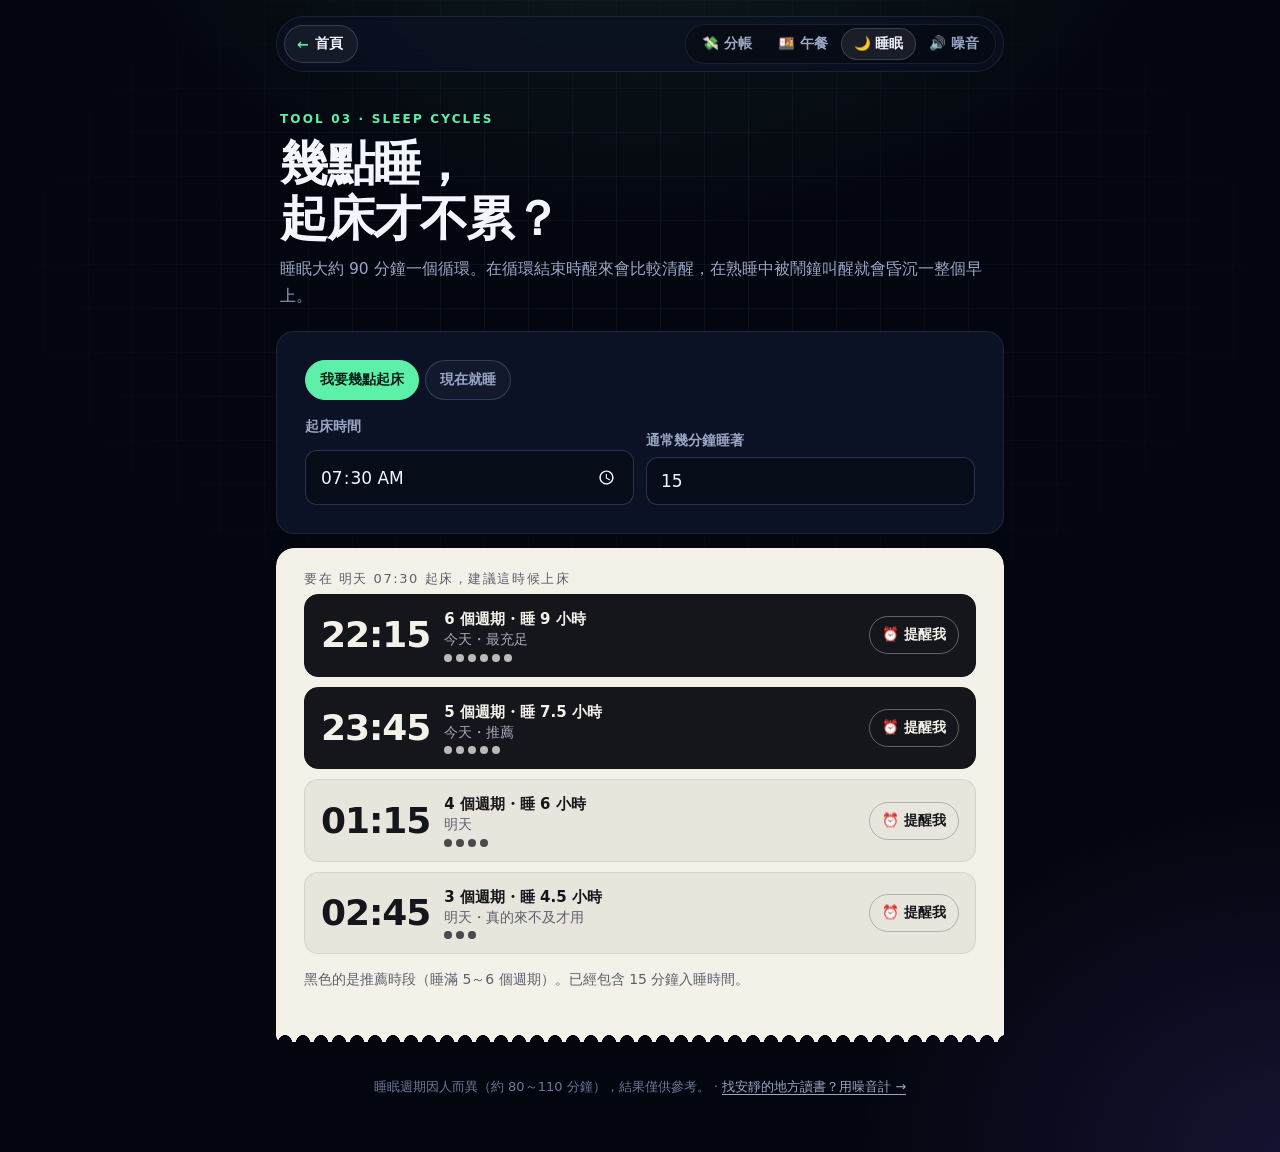
<file: sleep.html>
<!DOCTYPE html>
<html lang="zh-Hant">
<head>
    <meta charset="utf-8">
    <meta name="viewport" content="width=device-width,initial-scale=1,viewport-fit=cover">
    <title>睡眠週期計算機：幾點睡才不會醒來很累 | Meng-Jie</title>
    <meta name="description" content="依 90 分鐘睡眠週期，算出最佳入睡或起床時間，避開熟睡中被鬧鐘叫醒的昏沉感，還能一鍵加到行事曆提醒。">
    <meta name="theme-color" content="#04060f">
    <link rel="icon" type="image/svg+xml" href="favicon-sleep.svg">
    <link rel="canonical" href="https://austenjuan2222.github.io/my-website/sleep.html">
    <meta property="og:type" content="website">
    <meta property="og:site_name" content="Meng-Jie">
    <meta property="og:locale" content="zh_TW">
    <meta property="og:url" content="https://austenjuan2222.github.io/my-website/sleep.html">
    <meta property="og:title" content="睡眠週期計算機 | Meng-Jie">
    <meta property="og:description" content="依 90 分鐘睡眠週期，算出幾點睡、幾點起床最不累，一鍵加到行事曆提醒。">
    <meta property="og:image" content="https://austenjuan2222.github.io/my-website/og-sleep.jpg">
    <meta property="og:image:width" content="1200">
    <meta property="og:image:height" content="630">
    <meta property="og:image:alt" content="睡眠週期計算機：建議入睡時間示意">
    <meta name="twitter:card" content="summary_large_image">
    <script async src="https://www.googletagmanager.com/gtag/js?id=G-ZSVL2PNT60"></script>
    <script>
        window.dataLayer = window.dataLayer || [];
        function gtag(){dataLayer.push(arguments);}
        gtag('js', new Date());
        gtag('config', 'G-ZSVL2PNT60');
    </script>
    <link rel="stylesheet" href="tools.css">
    <style>
        .slots{list-style:none;display:grid;gap:10px;margin-top:6px}
        .slot{display:grid;grid-template-columns:auto 1fr auto;gap:14px;align-items:center;padding:14px 16px;border-radius:14px;background:rgba(20,22,28,.05);border:1px solid rgba(20,22,28,.08)}
        .slot.best{background:#14161c;color:#f4f1e8;border-color:#14161c}
        .slot.best .muted{color:#a7abb8}
        .slot time{font-size:clamp(28px,8vw,36px);font-weight:800;letter-spacing:-.03em;font-variant-numeric:tabular-nums;line-height:1}
        .slot .meta{font-size:14px;line-height:1.4}
        .slot .meta b{display:block;font-size:15px}
        .ics{min-height:38px;padding:0 12px;border-radius:999px;border:1px solid rgba(20,22,28,.25);background:transparent;color:inherit;font-size:13.5px;font-weight:700;cursor:pointer;transition:transform 140ms var(--ease-out)}
        .slot.best .ics{border-color:rgba(244,241,232,.35)}
        .ics:active{transform:scale(.96)}
        .moon{display:flex;gap:4px;margin-top:4px}
        .moon i{width:8px;height:8px;border-radius:999px;background:currentColor;opacity:.75}
        .slot.past{opacity:.45}
        .slot.past .ics{display:none}
        .tip{margin-top:14px;font-size:14px;line-height:1.7}
        @media (max-width:380px){ .slot{grid-template-columns:1fr auto} .slot .meta{grid-column:1/-1;grid-row:2} }
    </style>
</head>
<body>
<div class="wrap">
    <nav class="tbar" aria-label="工具導覽">
        <a class="home" href="index.html"><b>←</b> 首頁</a>
        <div class="tswitch">
            <a href="split.html" aria-label="分帳">💸<span class="t"> 分帳</span></a>
            <a href="lunch.html" aria-label="午餐">🍱<span class="t"> 午餐</span></a>
            <a href="sleep.html" aria-current="page" aria-label="睡眠">🌙<span class="t"> 睡眠</span></a>
            <a href="noise.html" aria-label="噪音">🔊<span class="t"> 噪音</span></a>
        </div>
    </nav>

    <header class="head">
        <span class="eyebrow">Tool 03 · Sleep cycles</span>
        <h1>幾點睡，<br>起床才不累？</h1>
        <p class="lead">睡眠大約 90 分鐘一個循環。在循環結束時醒來會比較清醒，在熟睡中被鬧鐘叫醒就會昏沉一整個早上。</p>
    </header>

    <section class="panel">
        <div class="seg" role="group" aria-label="計算方式">
            <button type="button" data-mode="wake" aria-pressed="true">我要幾點起床</button>
            <button type="button" data-mode="now" aria-pressed="false">現在就睡</button>
        </div>
        <div class="row" style="margin-top:18px">
            <label class="field" id="wake-field"><span class="label">起床時間</span>
                <input class="input" id="wake" type="time" value="07:30"></label>
            <label class="field"><span class="label">通常幾分鐘睡著</span>
                <input class="input" id="fall" type="number" inputmode="numeric" min="0" max="90" step="1" value="15"></label>
        </div>
    </section>

    <section class="receipt" aria-live="polite">
        <p class="muted" style="font-size:13px;letter-spacing:.12em" id="result-title">建議上床時間</p>
        <ul class="slots" id="slots"></ul>
        <p class="tip muted" id="tip"></p>
        <p class="muted" id="ics-status" role="status" style="min-height:1.4em;font-size:14px"></p>
    </section>

    <p class="foot">睡眠週期因人而異（約 80～110 分鐘），結果僅供參考。 · <a href="noise.html">找安靜的地方讀書？用噪音計 →</a></p>
</div>

<script>
const CYCLE = 90;
const $ = (id) => document.getElementById(id);
let mode = 'wake';

/**
 * 睡眠週期計算（純函式）
 * mode 'wake'：給起床時間，回傳建議上床時間；mode 'now'：給現在時間，回傳建議起床時間
 * base: Date；fall: 入睡分鐘數 → [{at: Date, cycles, hours}]
 */
function sleepPlan(mode, base, fall) {
    const f = Math.min(90, Math.max(0, Number(fall) || 0));
    const out = [];
    for (const n of [6, 5, 4, 3]) {
        const mins = n * CYCLE + f;
        const at = new Date(base.getTime() + (mode === 'wake' ? -mins : mins) * 60000);
        out.push({ at, cycles: n, hours: n * CYCLE / 60 });
    }
    return mode === 'wake' ? out : out.reverse();
}
window.sleepPlan = sleepPlan;

const pad = (n) => String(n).padStart(2, '0');
const hhmm = (d) => pad(d.getHours()) + ':' + pad(d.getMinutes());
function dayLabel(d) {
    const today = new Date(); today.setHours(0, 0, 0, 0);
    const diff = Math.round((new Date(d).setHours(0, 0, 0, 0) - today) / 86400000);
    return diff === 0 ? '今天' : diff === 1 ? '明天' : diff === -1 ? '昨天' : (d.getMonth() + 1) + '/' + d.getDate();
}

function nextWake() {
    const [h, m] = ($('wake').value || '07:30').split(':').map(Number);
    const d = new Date(); d.setSeconds(0, 0); d.setHours(h, m);
    if (d <= new Date()) d.setDate(d.getDate() + 1);
    return d;
}

function render() {
    const base = mode === 'wake' ? nextWake() : new Date();
    const plan = sleepPlan(mode, base, $('fall').value);
    $('result-title').textContent = mode === 'wake' ? '要在 ' + dayLabel(base) + ' ' + hhmm(base) + ' 起床，建議這時候上床' : '現在上床，建議把鬧鐘設在';
    $('slots').innerHTML = '';
    plan.forEach(p => {
        const li = document.createElement('li');
        const past = p.at < new Date();
        li.className = 'slot' + (past ? ' past' : p.cycles >= 5 ? ' best' : '');
        const t = document.createElement('time');
        t.dateTime = p.at.toISOString(); t.textContent = hhmm(p.at);
        const meta = document.createElement('div'); meta.className = 'meta';
        meta.innerHTML = '<b>' + p.cycles + ' 個週期・睡 ' + p.hours + ' 小時</b><span class="muted">' + dayLabel(p.at) + (past ? '・已經過了' : p.cycles === 6 ? '・最充足' : p.cycles === 5 ? '・推薦' : p.cycles === 3 ? '・真的來不及才用' : '') + '</span>' +
            '<span class="moon" aria-hidden="true">' + '<i></i>'.repeat(p.cycles) + '</span>';
        const btn = document.createElement('button');
        btn.type = 'button'; btn.className = 'ics'; btn.textContent = '⏰ 提醒我';
        btn.setAttribute('aria-label', hhmm(p.at) + ' 加到行事曆');
        btn.addEventListener('click', () => downloadIcs(p.at));
        li.append(t, meta, btn);
        $('slots').appendChild(li);
    });
    const allPast = plan.every(p => p.at < new Date());
    $('tip').textContent = mode === 'wake' && allPast ? '這些時間都過了 😴 改按上面的「現在就睡」，看鬧鐘該設幾點。' : mode === 'wake'
        ? '黑色的是推薦時段（睡滿 5～6 個週期）。已經包含 ' + (Number($('fall').value) || 0) + ' 分鐘入睡時間。'
        : '已經包含 ' + (Number($('fall').value) || 0) + ' 分鐘入睡時間。睡不到 3 個週期的話，乾脆小睡 20 分鐘比較不會昏。';
}

/** 產生 .ics：時間到提醒（上床或起床） */
function downloadIcs(at) {
    const z = (d) => d.getUTCFullYear() + pad(d.getUTCMonth() + 1) + pad(d.getUTCDate()) + 'T' + pad(d.getUTCHours()) + pad(d.getUTCMinutes()) + '00Z';
    const title = mode === 'wake' ? '🌙 該上床睡覺了' : '⏰ 起床（睡眠週期結束）';
    const end = new Date(at.getTime() + 10 * 60000);
    const ics = ['BEGIN:VCALENDAR', 'VERSION:2.0', 'PRODID:-//Meng-Jie//sleep//ZH', 'BEGIN:VEVENT',
        'UID:' + at.getTime() + '@meng-jie-sleep', 'DTSTAMP:' + z(new Date()), 'DTSTART:' + z(at), 'DTEND:' + z(end),
        'SUMMARY:' + title, 'DESCRIPTION:睡眠週期計算機 https://austenjuan2222.github.io/my-website/sleep.html',
        'BEGIN:VALARM', 'ACTION:DISPLAY', 'DESCRIPTION:' + title, 'TRIGGER:PT0M', 'END:VALARM', 'END:VEVENT', 'END:VCALENDAR'].join('\r\n');
    const url = URL.createObjectURL(new Blob([ics], { type: 'text/calendar' }));
    const a = document.createElement('a');
    a.href = url; a.download = 'sleep-' + hhmm(at).replace(':', '') + '.ics';
    document.body.appendChild(a); a.click(); a.remove();
    setTimeout(() => URL.revokeObjectURL(url), 2000);
    $('ics-status').textContent = '已下載 ' + hhmm(at) + ' 的提醒，打開檔案就能加到行事曆。';
    if (window.gtag) gtag('event', 'sleep_reminder', { mode });
}

document.querySelectorAll('.seg button').forEach(b => b.addEventListener('click', () => {
    mode = b.dataset.mode;
    document.querySelectorAll('.seg button').forEach(x => x.setAttribute('aria-pressed', String(x === b)));
    $('wake-field').classList.toggle('hidden', mode !== 'wake');
    render();
}));
$('wake').addEventListener('input', render);
$('fall').addEventListener('input', render);
setInterval(() => { if (mode === 'now') render(); }, 30000);
render();
</script>
</body>
</html>
</file>
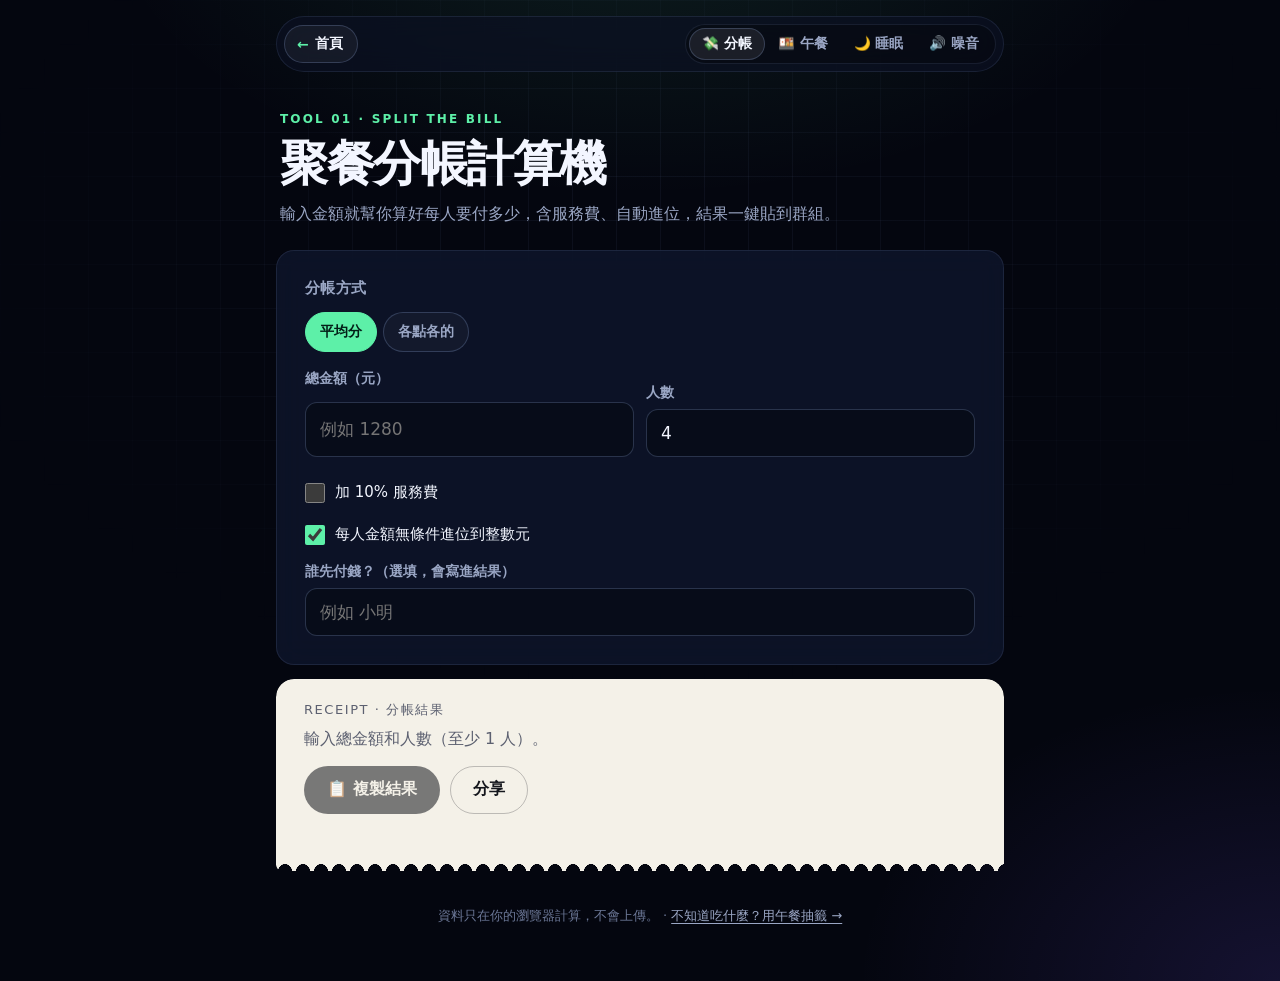
<file: split.html>
<!DOCTYPE html>
<html lang="zh-Hant">
<head>
    <meta charset="utf-8">
    <meta name="viewport" content="width=device-width,initial-scale=1,viewport-fit=cover">
    <title>聚餐分帳計算機 | Meng-Jie</title>
    <meta name="description" content="聚餐 AA 不用再算：輸入金額和人數，自動加服務費、進位，各點各的也能算，一鍵複製結果貼到 LINE 群組。">
    <meta name="theme-color" content="#04060f">
    <link rel="icon" type="image/svg+xml" href="favicon-split.svg">
    <link rel="canonical" href="https://austenjuan2222.github.io/my-website/split.html">
    <meta property="og:type" content="website">
    <meta property="og:site_name" content="Meng-Jie">
    <meta property="og:locale" content="zh_TW">
    <meta property="og:url" content="https://austenjuan2222.github.io/my-website/split.html">
    <meta property="og:title" content="聚餐分帳計算機 | Meng-Jie">
    <meta property="og:description" content="聚餐 AA 不用再算：輸入金額和人數，自動加服務費、進位，一鍵複製結果貼到 LINE 群組。">
    <meta property="og:image" content="https://austenjuan2222.github.io/my-website/og-split.jpg">
    <meta property="og:image:width" content="1200">
    <meta property="og:image:height" content="630">
    <meta property="og:image:alt" content="聚餐分帳計算機：每人應付金額的收據示意">
    <meta name="twitter:card" content="summary_large_image">
    <script async src="https://www.googletagmanager.com/gtag/js?id=G-ZSVL2PNT60"></script>
    <script>
        window.dataLayer = window.dataLayer || [];
        function gtag(){dataLayer.push(arguments);}
        gtag('js', new Date());
        gtag('config', 'G-ZSVL2PNT60');
    </script>
    <link rel="stylesheet" href="tools.css">
    <style>
        .people{display:grid;gap:8px}
        .person,.dish{display:grid;gap:8px;padding:12px;border-radius:14px;background:rgba(0,0,0,.18);border:1px solid var(--line)}
        .p-head{display:grid;grid-template-columns:1fr auto 40px;gap:8px;align-items:center}
        .p-sub{font-size:14px;color:var(--muted);font-variant-numeric:tabular-nums;white-space:nowrap}
        .person .input,.dish .input{min-height:44px;font-size:16px}
        .p-items{display:flex;flex-wrap:wrap;gap:6px;align-items:center}
        .p-items .input{width:96px;min-height:40px;padding:6px 10px}
        .add-item{min-height:40px;padding:0 12px;border-radius:12px;border:1px dashed var(--line-strong);background:transparent;color:var(--muted);font-size:14px;font-weight:600;cursor:pointer;transition:transform 140ms var(--ease-out)}
        .add-item:active{transform:scale(.97)}
        .d-head{display:grid;grid-template-columns:1fr 110px 40px;gap:8px;align-items:center}
        .who{display:flex;flex-wrap:wrap;gap:6px}
        .who button{min-height:34px;padding:0 12px;border-radius:999px;border:1px solid var(--line-strong);background:transparent;color:var(--muted);font-size:13.5px;font-weight:600;cursor:pointer;transition:color .15s ease,background-color .15s ease,transform 140ms var(--ease-out)}
        .who button[aria-pressed="true"]{background:rgba(93,240,168,.14);border-color:rgba(93,240,168,.5);color:var(--accent)}
        .who button:active{transform:scale(.96)}
        .lines li small{font-weight:500;color:#5c6070;margin-left:6px}
        .icon-btn{width:40px;height:40px;border-radius:999px;border:1px solid var(--line-strong);background:transparent;color:var(--muted);cursor:pointer;font-size:18px;line-height:1;transition:transform 140ms var(--ease-out),color .15s ease}
        .icon-btn:active{transform:scale(.94)}
        .big{font-size:clamp(40px,12vw,64px);font-weight:800;letter-spacing:-.04em;line-height:1;font-variant-numeric:tabular-nums}
        .lines{list-style:none;display:grid;gap:6px;font-variant-numeric:tabular-nums}
        .lines li{display:flex;justify-content:space-between;gap:12px;font-size:15.5px}
        .lines li b{font-weight:800}
        .actions{display:flex;flex-wrap:wrap;gap:10px;margin-top:16px}
        .receipt .btn-primary{background:#14161c;color:#f4f1e8;box-shadow:none}
        .receipt .btn-ghost{background:transparent;border-color:rgba(20,22,28,.25);color:#14161c}
        @media (max-width:420px){ .d-head{grid-template-columns:1fr 92px 40px} }
    </style>
</head>
<body>
<div class="wrap">
    <nav class="tbar" aria-label="工具導覽">
        <a class="home" href="index.html"><b>←</b> 首頁</a>
        <div class="tswitch">
            <a href="split.html" aria-current="page" aria-label="分帳">💸<span class="t"> 分帳</span></a>
            <a href="lunch.html" aria-label="午餐">🍱<span class="t"> 午餐</span></a>
            <a href="sleep.html" aria-label="睡眠">🌙<span class="t"> 睡眠</span></a>
            <a href="noise.html" aria-label="噪音">🔊<span class="t"> 噪音</span></a>
        </div>
    </nav>

    <header class="head">
        <span class="eyebrow">Tool 01 · Split the bill</span>
        <h1>聚餐分帳計算機</h1>
        <p class="lead">輸入金額就幫你算好每人要付多少，含服務費、自動進位，結果一鍵貼到群組。</p>
    </header>

    <section class="panel">
        <h2>分帳方式</h2>
        <div class="seg" role="group" aria-label="分帳方式">
            <button type="button" data-mode="even" aria-pressed="true">平均分</button>
            <button type="button" data-mode="items" aria-pressed="false">各點各的</button>
        </div>

        <div id="even-form" style="margin-top:18px">
            <div class="row">
                <label class="field"><span class="label">總金額（元）</span>
                    <input class="input" id="total" type="number" inputmode="decimal" min="0" step="1" placeholder="例如 1280"></label>
                <label class="field"><span class="label">人數</span>
                    <input class="input" id="people" type="number" inputmode="numeric" min="1" step="1" value="4"></label>
            </div>
        </div>

        <div id="items-form" class="hidden" style="margin-top:18px">
            <span class="label">每個人自己點的（點幾道就加幾格）</span>
            <div class="people" id="people-list" style="margin-top:8px"></div>
            <button type="button" class="btn btn-ghost btn-sm" id="add-person" style="margin-top:10px">＋ 加一個人</button>
            <div style="margin-top:22px">
                <span class="label">共用的（鍋底、合菜、運費…），點名字選誰要分</span>
                <div class="people" id="dish-list" style="margin-top:8px"></div>
                <button type="button" class="btn btn-ghost btn-sm" id="add-dish" style="margin-top:10px">＋ 加一道共用</button>
            </div>
        </div>

        <div style="margin-top:16px;display:grid;gap:2px">
            <label class="check"><input type="checkbox" id="service"> 加 10% 服務費</label>
            <label class="check"><input type="checkbox" id="roundup" checked> 每人金額無條件進位到整數元</label>
        </div>
        <label class="field" style="margin-top:8px"><span class="label">誰先付錢？（選填，會寫進結果）</span>
            <input class="input" id="payer" type="text" maxlength="20" placeholder="例如 小明"></label>
    </section>

    <section class="receipt" id="result" aria-live="polite">
        <p class="muted" style="font-size:13px;letter-spacing:.12em">RECEIPT · 分帳結果</p>
        <div id="result-body" style="margin-top:10px">
            <p class="muted">輸入金額後，結果會出現在這裡。</p>
        </div>
        <div class="actions">
            <button type="button" class="btn btn-primary" id="copy" disabled>📋 複製結果</button>
            <button type="button" class="btn btn-ghost" id="share" hidden>分享</button>
        </div>
        <p class="muted" id="copy-status" role="status" style="min-height:1.4em;margin-top:8px;font-size:14px"></p>
    </section>

    <p class="foot">資料只在你的瀏覽器計算，不會上傳。 · <a href="lunch.html">不知道吃什麼？用午餐抽籤 →</a></p>
</div>

<script>
/**
 * 分帳計算（純函式，方便測試）
 * mode 'even'：{total, people}；mode 'items'：{items:[{name, amount}], shared}
 * 回傳 {rows:[{name, amount}], subtotal, service, grand, collected, extra}
 */
function calcSplit(opts) {
    const rate = opts.service ? 0.1 : 0;
    const fix = (n) => Math.round(n * 100) / 100;
    const pay = (n) => opts.roundUp ? Math.ceil(fix(n)) : fix(n);
    let rows = [];
    let subtotal = 0;
    if (opts.mode === 'items') {
        const items = (opts.items || []).filter(p => p);
        const n = items.length;
        if (!n) return null;
        const num = (v) => Math.max(0, Number(v) || 0);
        // 自己點的：amounts 陣列（多道菜）或單一 amount
        const own = items.map(p => Array.isArray(p.amounts) ? p.amounts.reduce((s, v) => s + num(v), 0) : num(p.amount));
        // 共用的：數字＝全部人分；陣列 [{amount, who:[索引]}]，who 空的話＝全部人分
        const dishes = Array.isArray(opts.shared) ? opts.shared : [{ amount: opts.shared }];
        const share = new Array(n).fill(0);
        let sharedTotal = 0;
        dishes.forEach(d => {
            const amt = num(d && d.amount);
            if (!amt) return;
            let who = (d.who || []).filter(i => i >= 0 && i < n);
            if (!who.length) who = items.map((_, i) => i);
            who.forEach(i => { share[i] += amt / who.length; });
            sharedTotal += amt;
        });
        subtotal = own.reduce((s, v) => s + v, 0) + sharedTotal;
        rows = items.map((p, i) => ({
            name: (p.name || '').trim() || '第 ' + (i + 1) + ' 位',
            own: fix(own[i]),
            share: fix(share[i]),
            amount: pay((own[i] + share[i]) * (1 + rate))
        }));
    } else {
        const people = Math.floor(Number(opts.people));
        const total = Number(opts.total);
        if (!(people >= 1) || !(total > 0)) return null;
        subtotal = total;
        const each = pay(total * (1 + rate) / people);
        rows = Array.from({ length: people }, (_, i) => ({ name: '第 ' + (i + 1) + ' 位', amount: each }));
    }
    if (!(subtotal > 0)) return null;
    const service = fix(subtotal * rate);
    const grand = fix(subtotal + service);
    const collected = fix(rows.reduce((s, r) => s + r.amount, 0));
    return { rows, subtotal: fix(subtotal), service, grand, collected, extra: fix(collected - grand) };
}
window.calcSplit = calcSplit;

const $ = (id) => document.getElementById(id);
const money = (n) => '$' + Number(n).toLocaleString('zh-TW', { maximumFractionDigits: 2 });
const esc = (s) => String(s).replace(/[&<>"']/g, c => ({ '&': '&amp;', '<': '&lt;', '>': '&gt;', '"': '&quot;', "'": '&#39;' }[c]));
let mode = 'even';
let lastText = '';

let pidSeq = 0;
function addItemInput(box, value = '') {
    const inp = document.createElement('input');
    inp.className = 'input p-amt'; inp.type = 'number'; inp.inputMode = 'decimal'; inp.min = '0'; inp.step = '1';
    inp.placeholder = '0'; inp.setAttribute('aria-label', '一道菜的金額'); inp.value = value;
    box.insertBefore(inp, box.querySelector('.add-item'));
    return inp;
}

function addPerson(name = '', amounts = ['']) {
    const row = document.createElement('div');
    row.className = 'person';
    row.dataset.pid = String(++pidSeq);
    const idx = $('people-list').children.length + 1;
    row.innerHTML = '<div class="p-head"><input class="input p-name" type="text" maxlength="12" aria-label="名字" placeholder="第 ' + idx + ' 位">' +
        '<span class="p-sub">小計 $0</span><button type="button" class="icon-btn" aria-label="移除這個人">×</button></div>' +
        '<div class="p-items"><button type="button" class="add-item">＋ 再一道</button></div>';
    row.querySelector('.p-name').value = name;
    const box = row.querySelector('.p-items');
    amounts.forEach(v => addItemInput(box, v));
    box.querySelector('.add-item').addEventListener('click', () => { addItemInput(box).focus(); });
    row.querySelector('.icon-btn').addEventListener('click', () => {
        if ($('people-list').children.length > 1) { row.remove(); syncWho(); render(); }
    });
    $('people-list').appendChild(row);
    syncWho();
}

function addDish(name = '', amount = '') {
    const row = document.createElement('div');
    row.className = 'dish';
    row.dataset.who = 'all';
    row.innerHTML = '<div class="d-head"><input class="input d-name" type="text" maxlength="12" aria-label="共用項目名稱" placeholder="例如 鍋底">' +
        '<input class="input d-amt" type="number" inputmode="decimal" min="0" step="1" aria-label="共用金額" placeholder="0">' +
        '<button type="button" class="icon-btn" aria-label="移除這道">×</button></div><div class="who" role="group" aria-label="誰要分這道"></div>';
    row.querySelector('.d-name').value = name;
    row.querySelector('.d-amt').value = amount;
    row.querySelector('.icon-btn').addEventListener('click', () => { row.remove(); render(); });
    $('dish-list').appendChild(row);
    syncWho();
}

/** 依目前的人名，重畫每道共用菜的「誰要分」按鈕（用 pid 記住選擇，刪人不會錯位） */
function syncWho() {
    const people = [...document.querySelectorAll('.person')].map((r, i) => ({ pid: r.dataset.pid, name: r.querySelector('.p-name').value.trim() || '第 ' + (i + 1) + ' 位' }));
    document.querySelectorAll('.dish').forEach(d => {
        const sel = d.dataset.who === 'all' ? null : new Set(d.dataset.who.split(',').filter(Boolean));
        const box = d.querySelector('.who'); box.innerHTML = '';
        people.forEach(p => {
            const b = document.createElement('button');
            b.type = 'button'; b.textContent = p.name; b.dataset.pid = p.pid;
            b.setAttribute('aria-pressed', String(!sel || sel.has(p.pid)));
            b.addEventListener('click', () => {
                b.setAttribute('aria-pressed', String(b.getAttribute('aria-pressed') !== 'true'));
                const on = [...box.querySelectorAll('button[aria-pressed="true"]')].map(x => x.dataset.pid);
                d.dataset.who = on.length === people.length ? 'all' : on.join(',');
                render();
            });
            box.appendChild(b);
        });
    });
}

function readOpts() {
    const persons = [...document.querySelectorAll('.person')];
    const pids = persons.map(r => r.dataset.pid);
    return {
        mode,
        total: $('total').value,
        people: $('people').value,
        items: persons.map(r => ({ name: r.querySelector('.p-name').value, amounts: [...r.querySelectorAll('.p-amt')].map(i => i.value) })),
        shared: [...document.querySelectorAll('.dish')].map(d => ({
            amount: d.querySelector('.d-amt').value,
            who: d.dataset.who === 'all' ? [] : d.dataset.who.split(',').filter(Boolean).map(pid => pids.indexOf(pid)).filter(i => i >= 0)
        })),
        service: $('service').checked,
        roundUp: $('roundup').checked
    };
}

function render() {
    const opts = readOpts();
    document.querySelectorAll('.person').forEach((row, i) => {
        const sum = opts.items[i].amounts.reduce((t, v) => t + (Math.max(0, Number(v) || 0)), 0);
        row.querySelector('.p-sub').textContent = '小計 ' + money(sum);
    });
    const r = calcSplit(opts);
    const payer = $('payer').value.trim();
    if (!r) {
        $('result-body').innerHTML = '<p class="muted">' + (mode === 'even' ? '輸入總金額和人數（至少 1 人）。' : '輸入每個人點的金額。') + '</p>';
        $('copy').disabled = true; $('share').hidden = true; lastText = '';
        return;
    }
    const same = r.rows.every(x => x.amount === r.rows[0].amount);
    let html = '';
    if (same) {
        html += '<p class="muted" style="font-size:14px">每人付</p><p class="big">' + money(r.rows[0].amount) + '</p>' +
            '<p class="muted" style="margin-top:6px;font-size:14px">共 ' + r.rows.length + ' 人</p>';
    } else {
        html += '<ul class="lines">' + r.rows.map(x => '<li><span>' + esc(x.name) + (x.share ? '<small>自己 ' + money(x.own) + ' ＋ 共用 ' + money(x.share) + '</small>' : '') + '</span><b>' + money(x.amount) + '</b></li>').join('') + '</ul>';
    }
    html += '<hr><ul class="lines muted">' +
        '<li><span>餐點金額</span><span>' + money(r.subtotal) + '</span></li>' +
        (r.service ? '<li><span>服務費 10%</span><span>' + money(r.service) + '</span></li>' : '') +
        '<li><span>應付總額</span><span>' + money(r.grand) + '</span></li>' +
        (r.extra > 0 ? '<li><span>進位後多收（可當零錢／小費）</span><span>' + money(r.extra) + '</span></li>' : '') +
        '</ul>';
    if (payer) html += '<p style="margin-top:12px;font-weight:700">請把錢轉給 ' + esc(payer) + ' 🙏</p>';
    $('result-body').innerHTML = html;

    const lines = ['🧾 聚餐分帳', '應付總額 ' + money(r.grand) + (r.service ? '（含 10% 服務費）' : '')];
    if (same) lines.push('每人 ' + money(r.rows[0].amount) + ' × ' + r.rows.length + ' 人');
    else r.rows.forEach(x => lines.push('・' + x.name + '：' + money(x.amount)));
    if (payer) lines.push('請轉給 ' + payer);
    lines.push('', '用這個算的 👉 https://austenjuan2222.github.io/my-website/split.html');
    lastText = lines.join('\n');
    $('copy').disabled = false;
    $('share').hidden = !navigator.share;
}

document.querySelectorAll('.seg button').forEach(b => b.addEventListener('click', () => {
    mode = b.dataset.mode;
    document.querySelectorAll('.seg button').forEach(x => x.setAttribute('aria-pressed', String(x === b)));
    $('even-form').classList.toggle('hidden', mode !== 'even');
    $('items-form').classList.toggle('hidden', mode !== 'items');
    render();
}));
$('add-person').addEventListener('click', () => { addPerson(); $('people-list').lastElementChild.querySelector('.p-name').focus(); });
$('add-dish').addEventListener('click', () => { addDish(); $('dish-list').lastElementChild.querySelector('.d-amt').focus(); });
document.addEventListener('input', render);
document.addEventListener('change', render);

$('copy').addEventListener('click', async () => {
    if (!lastText) return;
    let ok = false;
    try { await navigator.clipboard.writeText(lastText); ok = true; } catch (e) {
        const ta = document.createElement('textarea');
        ta.value = lastText; ta.style.position = 'fixed'; ta.style.opacity = '0';
        document.body.appendChild(ta); ta.select();
        try { ok = document.execCommand('copy'); } catch (e2) { ok = false; }
        ta.remove();
    }
    $('copy-status').textContent = ok ? '已複製，貼到 LINE 群組就好了 ✅' : '無法自動複製，請手動選取上面的文字。';
    if (ok && window.gtag) gtag('event', 'split_copy', { mode });
});
$('share').addEventListener('click', () => {
    navigator.share({ title: '聚餐分帳', text: lastText }).catch(() => {});
});

for (let i = 0; i < 3; i++) addPerson();
addDish();
document.getElementById('people-list').addEventListener('input', (e) => { if (e.target.classList.contains('p-name')) syncWho(); });
render();
</script>
</body>
</html>
</file>
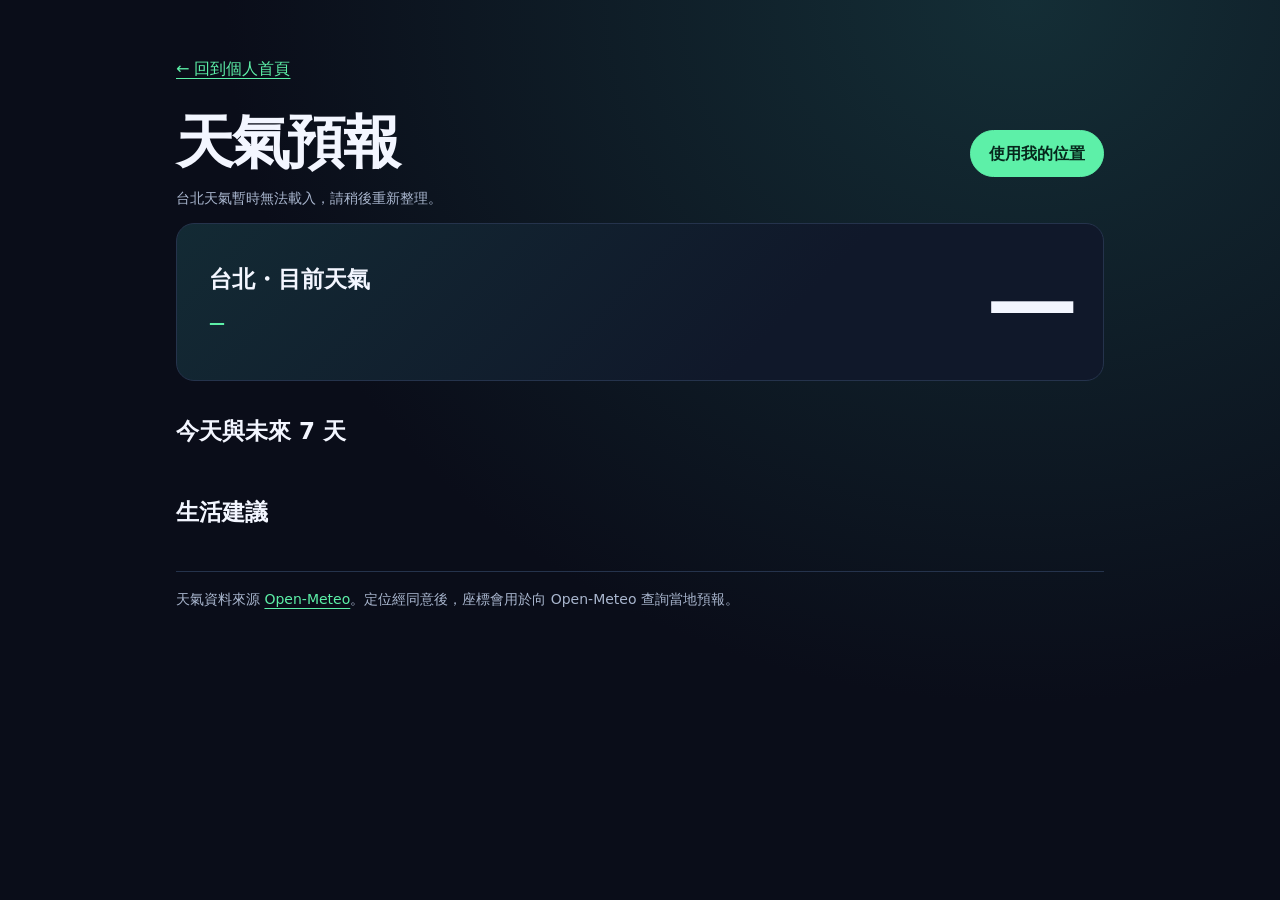
<file: weather.html>
<!DOCTYPE html>
<html lang="zh-Hant">
<head>
    <meta charset="utf-8">
    <meta name="viewport" content="width=device-width,initial-scale=1">
    <meta name="description" content="查看台北或所在地的即時天氣與未來一週預報，取得帶傘、穿搭、跑步與夜間外出建議。">
    <meta name="theme-color" content="#0a0d19">
    <title>天氣預報 | Meng-Jie</title>
    <link rel="icon" type="image/svg+xml" href="favicon.svg">
    <link rel="canonical" href="https://austenjuan2222.github.io/my-website/weather.html">
    <meta property="og:type" content="website">
    <meta property="og:url" content="https://austenjuan2222.github.io/my-website/weather.html">
    <meta property="og:title" content="天氣預報 | Meng-Jie">
    <meta property="og:description" content="查看台北或所在地的即時天氣與未來一週預報，取得帶傘、穿搭、跑步與夜間外出建議。">
    <meta property="og:image" content="https://austenjuan2222.github.io/my-website/og.jpg">
    <script async src="https://www.googletagmanager.com/gtag/js?id=G-ZSVL2PNT60"></script>
    <script>
        window.dataLayer = window.dataLayer || [];
        function gtag(){dataLayer.push(arguments);}
        gtag('js', new Date());
        gtag('config', 'G-ZSVL2PNT60');
    </script>
    <style>
        :root{color-scheme:dark;--ink:#f3f6ff;--muted:#a9b6ce;--accent:#5df0a8;--line:#25334c;--panel:#10182a}
        *{box-sizing:border-box}
        body{margin:0;min-height:100vh;color:var(--ink);background:radial-gradient(ellipse at 80% 0%,#142e36,transparent 50rem),#0a0d19;font:16px/1.6 'Noto Sans TC',system-ui,sans-serif}
        main{max-width:1040px;margin:auto;padding:clamp(20px,5vw,56px)}
        a{color:var(--accent);text-underline-offset:4px}
        header{display:flex;align-items:end;justify-content:space-between;gap:20px;flex-wrap:wrap;margin:26px 0 10px}
        h1,h2,h3,p{margin:0}
        h1{font-size:clamp(34px,7vw,58px);letter-spacing:-.04em;line-height:1.2}
        h2{font-size:23px;margin-bottom:12px}
        h3{font-size:16px}
        button{font:inherit;font-weight:700;padding:10px 18px;border-radius:999px;border:1px solid var(--accent);background:var(--accent);color:#06271c;cursor:pointer}
        button:disabled{opacity:.65;cursor:wait}
        button:focus-visible,a:focus-visible{outline:2px solid var(--accent);outline-offset:4px}
        .muted,#status,footer{color:var(--muted)}
        #status{min-height:1.7em;margin:0 0 12px;font-size:14px}
        .panel,.day,.tip{border:1px solid var(--line);border-radius:18px;background:var(--panel)}
        .panel{padding:clamp(18px,4vw,32px);background:linear-gradient(135deg,#132a34,#10182a 65%)}
        .current{display:flex;align-items:center;justify-content:space-between;gap:24px;flex-wrap:wrap}
        #temperature{font-size:clamp(54px,11vw,92px);font-weight:800;letter-spacing:-.08em;line-height:1}
        #condition{color:var(--accent);font-weight:700;margin:8px 0}
        #details{font-size:14px}
        section+section{margin-top:32px}
        .forecast,.tips{display:grid;grid-template-columns:repeat(4,minmax(0,1fr));gap:10px;padding:0;list-style:none;margin:0}
        .day,.tip{padding:13px 15px;overflow-wrap:anywhere}
        .day:first-child{border-color:#4d9978}
        .day .range{color:var(--ink);font-weight:700}
        .day p,.tip p{font-size:14px;color:var(--muted)}
        .tip h3{color:var(--accent);margin-bottom:4px}
        footer{border-top:1px solid var(--line);padding-top:16px;margin-top:28px;font-size:14px}
        @media(max-width:650px){.forecast,.tips{grid-template-columns:repeat(2,minmax(0,1fr))}}
        @media(max-width:380px){main{padding:16px}.day,.tip{padding:10px}}
    </style>
</head>
<body>
<main>
    <a href="index.html">← 回到個人首頁</a>
    <header>
        <h1>天氣預報</h1>
        <button id="locate" type="button">使用我的位置</button>
    </header>
    <p id="status" role="status">正在載入台北天氣…</p>
    <noscript><p>請啟用 JavaScript 以載入即時天氣。</p></noscript>

    <section class="panel" aria-labelledby="place">
        <div class="current">
            <div>
                <h2 id="place">台北・目前天氣</h2>
                <p id="condition">—</p>
                <p id="details" class="muted"></p>
            </div>
            <p id="temperature">—</p>
        </div>
    </section>
    <section aria-labelledby="forecast-title">
        <h2 id="forecast-title">今天與未來 7 天</h2>
        <ul id="forecast" class="forecast"></ul>
    </section>
    <section aria-labelledby="tips-title">
        <h2 id="tips-title">生活建議</h2>
        <ul id="tips" class="tips"></ul>
    </section>
    <footer>天氣資料來源 <a href="https://open-meteo.com/">Open-Meteo</a>。定位經同意後，座標會用於向 Open-Meteo 查詢當地預報。</footer>
</main>
<script>
    const taipei = { latitude: 25.033, longitude: 121.5654, name: '台北' };
    const ui = Object.fromEntries(
        ['locate','status','place','condition','details','temperature','forecast','tips']
            .map(id => [id, document.getElementById(id)])
    );
    const conditions = {
        0:'晴朗', 1:'大致晴朗', 2:'局部多雲', 3:'陰天', 45:'霧', 48:'霧',
        51:'毛毛雨', 53:'毛毛雨', 55:'毛毛雨', 56:'凍毛毛雨', 57:'凍毛毛雨',
        61:'小雨', 63:'雨', 65:'大雨', 66:'凍雨', 67:'凍雨',
        71:'小雪', 73:'雪', 75:'大雪', 77:'雪粒', 80:'陣雨', 81:'陣雨', 82:'強陣雨',
        85:'陣雪', 86:'陣雪', 95:'雷雨', 96:'雷雨伴冰雹', 99:'雷雨伴冰雹'
    };
    const weekday = new Intl.DateTimeFormat('zh-TW', { weekday:'short', timeZone:'UTC' });
    const degrees = value => Number.isFinite(value) ? Math.round(value) + '°C' : '—';
    const chance = value => Number.isFinite(value) ? value + '%' : '暫缺';
    const condition = code => conditions[code] ?? '天況暫缺';
    const wet = (probability, amount) => probability >= 40 || amount > 1;
    const dayRain = (daily, i) => (daily.rain_sum[i] ?? 0) + (daily.showers_sum[i] ?? 0);
    let displayedPlace;
    let activeRequest;

    function row(className, title, lines) {
        const item = document.createElement('li');
        item.className = className;
        const heading = document.createElement('h3');
        heading.textContent = title;
        item.append(heading);
        for (const [value, className] of lines) {
            const text = document.createElement('p');
            text.textContent = value;
            if (className) text.className = className;
            item.append(text);
        }
        return item;
    }

    function advice(current, daily, hourly) {
        const todayChance = daily.precipitation_probability_max[0];
        const todayRain = dayRain(daily, 0);
        const apparent = current.apparent_temperature;
        let clothing = '體感溫度暫缺，出門前先確認天氣。';
        if (Number.isFinite(apparent)) {
            if (apparent > 28) clothing = '短袖或透氣衣物';
            else if (apparent >= 22) clothing = '薄長袖';
            else if (apparent >= 16) clothing = '長袖加外套';
            else clothing = '厚外套';
            clothing += '。目前體感 ' + degrees(apparent) + '。';
            if (daily.temperature_2m_max[0] - daily.temperature_2m_min[0] >= 8)
                clothing += '日夜溫差大，可加帶一件外套。';
        }
        const hour = hourly.time.findIndex(time => time.slice(0,13) === current.time.slice(0,13));
        const runRain = hourly.precipitation_probability[hour];
        const wind = current.wind_speed_10m;
        const runKnown = [apparent, runRain, wind, current.weather_code].every(Number.isFinite);
        const canRun = runKnown && apparent >= 10 && apparent <= 28 && runRain < 40 && wind < 30 && current.weather_code < 95;
        const evening = hourly.time.flatMap((time, i) =>
            time.startsWith(daily.time[0]) && Number(time.slice(11,13)) >= 18 ? [i] : []);
        const eveningData = [
            evening.map(i => hourly.precipitation_probability[i]),
            evening.map(i => hourly.apparent_temperature[i]),
            evening.map(i => hourly.wind_speed_10m[i]),
            evening.map(i => hourly.weather_code[i])
        ];
        let nightText = '晚間資料暫缺。';
        if (evening.length === 6 && eveningData.every(values => values.every(Number.isFinite))) {
            const [rain, temp, wind, codes] = eveningData;
            const rainMax = Math.max(...rain);
            const tempMin = Math.min(...temp);
            const windMax = Math.max(...wind);
            const canGo = rainMax < 40 && tempMin >= 15 && windMax < 30 && Math.max(...codes) < 95;
            nightText = (canGo ? '適合夜間外出。' : '建議安排室內活動。')
                + '18–23 時最高降雨機率 ' + rainMax + '%，最低體感 ' + degrees(tempMin)
                + '，最大風速 ' + Math.round(windMax) + ' km/h。';
        }
        const umbrella = wet(todayChance, todayRain) ? '建議帶傘。'
            : Number.isFinite(todayChance) ? '降雨機率偏低，可視行程決定。' : '先確認雨勢再出門。';
        return [
            ['帶傘', umbrella + '今日最高降雨機率 ' + chance(todayChance) + '。'],
            ['穿搭', clothing],
            ['跑步', runKnown
                ? (canRun ? '目前適合戶外跑步。' : '建議改為室內運動。') + '目前體感 '
                    + degrees(apparent) + '，本時段降雨 ' + chance(runRain) + '，風速 ' + Math.round(wind) + ' km/h。'
                : '目前資料不足，出門前請確認體感、降雨與風速。'],
            ['夜遊', nightText]
        ];
    }

    function render(data, place) {
        const { current, daily, hourly } = data;
        if (daily?.time?.length !== 8 || !Number.isFinite(current?.temperature_2m) || !hourly?.time)
            throw new Error('Incomplete forecast');
        const days = daily.time.map((date, index) => {
            const probability = daily.precipitation_probability_max[index];
            const name = index === 0 ? '今天' : weekday.format(new Date(date + 'T00:00:00Z'));
            const rain = wet(probability, dayRain(daily, index)) ? '可能下雨'
                : Number.isFinite(probability) ? '降雨機率低' : '降雨資料暫缺';
            return row('day', name + ' ' + date.slice(5).replace('-', '/'), [
                [degrees(daily.temperature_2m_min[index]) + ' ～ ' + degrees(daily.temperature_2m_max[index]), 'range'],
                [condition(daily.weather_code[index])],
                [rain + ' · ' + chance(probability)]
            ]);
        });
        const tips = advice(current, daily, hourly).map(([title, text]) => row('tip', title, [[text]]));
        ui.place.textContent = place.name + '・目前天氣';
        ui.temperature.textContent = degrees(current.temperature_2m);
        ui.condition.textContent = condition(current.weather_code);
        ui.details.textContent = '體感 ' + degrees(current.apparent_temperature)
            + ' · 當地時間 ' + current.time.slice(11,16);
        ui.forecast.replaceChildren(...days);
        ui.tips.replaceChildren(...tips);
        displayedPlace = place;
    }

    async function loadForecast(place, notice = '') {
        activeRequest?.abort();
        const request = new AbortController();
        activeRequest = request;
        const timer = setTimeout(() => request.abort(), 10000);
        ui.status.textContent = '正在載入' + place.name + '天氣…';
        try {
            const params = new URLSearchParams({
                latitude: place.latitude,
                longitude: place.longitude,
                timezone: 'auto',
                forecast_days: '8',
                current: 'temperature_2m,apparent_temperature,weather_code,wind_speed_10m',
                daily: 'weather_code,temperature_2m_max,temperature_2m_min,precipitation_probability_max,rain_sum,showers_sum',
                hourly: 'precipitation_probability,apparent_temperature,wind_speed_10m,weather_code'
            });
            const response = await fetch('https://api.open-meteo.com/v1/forecast?' + params, { signal: request.signal });
            if (!response.ok) throw new Error('Forecast request failed');
            const data = await response.json();
            if (activeRequest !== request) return;
            render(data, place);
            ui.status.textContent = notice;
        } catch {
            if (activeRequest !== request) return;
            if (place !== taipei && displayedPlace !== taipei) {
                return loadForecast(taipei, '所在地天氣暫時無法載入，已顯示台北。');
            }
            ui.status.textContent = displayedPlace
                ? place.name + '天氣暫時無法更新，目前顯示' + displayedPlace.name + '的上次資料。'
                : '台北天氣暫時無法載入，請稍後重新整理。';
        } finally {
            clearTimeout(timer);
        }
    }

    ui.locate.addEventListener('click', async () => {
        ui.locate.disabled = true;
        ui.status.textContent = '正在取得位置…';
        try {
            const { coords } = await new Promise((resolve, reject) => {
                if (!navigator.geolocation) return reject(new Error('Geolocation unavailable'));
                navigator.geolocation.getCurrentPosition(resolve, reject, { timeout: 10000, maximumAge: 300000 });
            });
            await loadForecast({
                latitude: coords.latitude.toFixed(3),
                longitude: coords.longitude.toFixed(3),
                name: '你的所在地'
            });
        } catch {
            await loadForecast(taipei, '無法取得位置，已顯示台北。');
        } finally {
            ui.locate.disabled = false;
        }
    });

    loadForecast(taipei);
</script>
</body>
</html>
</file>
<file: games.css>
/* 遊戲頁共用樣式：沿用首頁色票與字體，但用「遊戲機台」語彙（頂列切換器、鍵帽按鈕、點陣背景） */
:root{
  --bg:#04060f; --ink:#f3f6ff; --muted:#9aa6c4; --muted-2:#6b7796;
  --line:rgba(150,175,230,.12); --line-strong:rgba(150,175,230,.22);
  --accent:#5df0a8; --accent-2:#2fd38a; --accent-ink:#032018;
  --p2:#ff7a90; --warn:#ffd36b; --info:#7cc7ff; --danger:#ff7a90;
  --glass:rgba(12,18,38,.55); --glass-2:rgba(16,24,48,.72);
  --radius:18px; --radius-lg:26px;
  --ease-out:cubic-bezier(.23,1,.32,1);
  --font:'Inter','Noto Sans TC',-apple-system,BlinkMacSystemFont,system-ui,sans-serif;
}
*{box-sizing:border-box;margin:0;padding:0}
a{color:inherit;text-decoration:none}
button,input{font:inherit;color:inherit}
.hidden{display:none !important}

body{font-family:var(--font);color:var(--ink);min-height:100vh;min-height:100dvh;-webkit-font-smoothing:antialiased;-webkit-tap-highlight-color:transparent;
  background:
    radial-gradient(70% 50% at 50% -8%, rgba(93,240,168,.11), transparent 62%),
    radial-gradient(60% 55% at 100% 105%, rgba(124,92,255,.16), transparent 60%),
    radial-gradient(50% 45% at 0% 100%, rgba(255,122,144,.07), transparent 60%),
    var(--bg) fixed}
/* 淡淡的點陣格線，做出「機台螢幕」的質感 */
body::before{content:"";position:fixed;inset:0;z-index:0;pointer-events:none;
  background-image:radial-gradient(rgba(150,175,230,.14) 1px, transparent 1px);background-size:22px 22px;
  -webkit-mask-image:radial-gradient(80% 70% at 50% 40%, #000 30%, transparent 85%);mask-image:radial-gradient(80% 70% at 50% 40%, #000 30%, transparent 85%)}

/* ===== 共用頂列：品牌 + 遊戲切換器 + 右側欄位 ===== */
.gbar{position:relative;z-index:20;display:flex;align-items:center;justify-content:space-between;gap:12px;
  padding:8px;border-radius:999px;background:var(--glass);border:1px solid var(--line);
  backdrop-filter:blur(14px);-webkit-backdrop-filter:blur(14px)}
.gbar-home{display:inline-flex;align-items:center;gap:6px;min-height:36px;padding:0 14px 0 11px;border-radius:999px;
  font-size:13.5px;font-weight:700;white-space:nowrap;background:rgba(255,255,255,.05);border:1px solid var(--line-strong);
  transition:background-color .2s ease,transform 160ms ease-out}
.gbar-home b{color:var(--accent);font-size:14px}
.gbar-home:active{transform:scale(.97)}
@media (hover:hover) and (pointer:fine){ .gbar-home:hover{background:rgba(255,255,255,.1)} }
.gbar-right{display:flex;align-items:center;gap:8px}
.gswitch{display:flex;padding:3px;border-radius:999px;background:rgba(0,0,0,.28);border:1px solid var(--line)}
.gswitch a{display:inline-flex;align-items:center;gap:6px;padding:7px 14px;border-radius:999px;font-size:13.5px;font-weight:600;color:var(--muted);white-space:nowrap;transition:color .2s ease,background-color .2s ease}
.gswitch a[aria-current="page"]{color:var(--ink);background:rgba(255,255,255,.08);box-shadow:inset 0 0 0 1px var(--line-strong)}
@media (hover:hover) and (pointer:fine){ .gswitch a:not([aria-current]):hover{color:var(--ink)} }

/* ===== 按鈕 ===== */
.gbtn{display:inline-flex;align-items:center;justify-content:center;gap:8px;font-weight:700;border-radius:999px;border:1px solid transparent;cursor:pointer;white-space:nowrap;
  transition:transform .16s var(--ease-out),background-color .2s ease,border-color .2s ease,box-shadow .2s ease,opacity .2s ease}
.gbtn:active{transform:scale(.97)}
.gbtn:disabled{opacity:.45;cursor:not-allowed}
.gbtn-sm{font-size:13.5px;padding:8px 14px}
.gbtn-md{font-size:15px;padding:12px 22px}
.gbtn-lg{font-size:17px;padding:14px 30px;min-height:54px}
.gbtn-primary{color:var(--accent-ink);background:linear-gradient(180deg,var(--accent),var(--accent-2));box-shadow:0 10px 30px -10px rgba(93,240,168,.6),inset 0 1px 0 rgba(255,255,255,.4)}
.gbtn-ghost{background:rgba(255,255,255,.05);border-color:var(--line-strong)}
@media (hover:hover) and (pointer:fine){
  .gbtn-primary:not(:disabled):hover{box-shadow:0 14px 36px -10px rgba(93,240,168,.8),inset 0 1px 0 rgba(255,255,255,.4)}
  .gbtn-ghost:not(:disabled):hover{background:rgba(255,255,255,.1)}
}

/* ===== 小元件 ===== */
.eyebrow{display:inline-block;font-size:12px;font-weight:600;letter-spacing:.18em;text-transform:uppercase;color:var(--accent)}
.stat{display:inline-flex;align-items:baseline;gap:6px;font-size:12.5px;color:var(--muted);white-space:nowrap}
.stat b{font-size:16px;font-weight:800;color:var(--ink);font-variant-numeric:tabular-nums}
.num{font-variant-numeric:tabular-nums}
/* 鍵帽：用在操作說明與觸控按鈕 */
.key{display:inline-flex;align-items:center;justify-content:center;gap:6px;min-width:34px;padding:7px 12px;border-radius:10px;font-size:13px;font-weight:700;color:var(--ink);
  background:linear-gradient(180deg,rgba(255,255,255,.09),rgba(255,255,255,.03));border:1px solid var(--line-strong);box-shadow:inset 0 -3px 0 rgba(0,0,0,.35),0 1px 0 rgba(255,255,255,.04)}
.key kbd{font-family:inherit;font-size:11px;font-weight:800;padding:1px 6px;border-radius:5px;background:rgba(0,0,0,.35);color:var(--muted)}
.key.t-accent{border-color:rgba(93,240,168,.45);background:linear-gradient(180deg,rgba(93,240,168,.22),rgba(93,240,168,.08))}
.key.t-accent kbd{color:var(--accent)}
.key.t-warn{border-color:rgba(255,211,107,.45);background:linear-gradient(180deg,rgba(255,211,107,.2),rgba(255,211,107,.06))}
.key.t-warn kbd{color:var(--warn)}
.key.t-info{border-color:rgba(124,199,255,.45);background:linear-gradient(180deg,rgba(124,199,255,.2),rgba(124,199,255,.06))}
.key.t-info kbd{color:var(--info)}

@media (max-width:600px){
  .gbar{padding:6px;gap:6px}
  .gbar-home{padding:0 11px 0 9px;font-size:13px}
  .gswitch a{padding:7px 11px;font-size:13px}
}
@media (max-width:400px){ .gswitch a .gs-icon{display:none} }
@media (prefers-reduced-motion:reduce){ *{transition-duration:.01ms !important;animation-duration:.01ms !important} }
</file>
<file: tools.css>
/* 生活小工具共用樣式：沿用首頁色票（深色＋薄荷綠），用「收據／票根」語彙做出跟遊戲頁不同的個性 */
:root{
  --bg:#04060f; --ink:#f3f6ff; --muted:#9aa6c4; --muted-2:#6b7796;
  --line:rgba(150,175,230,.12); --line-strong:rgba(150,175,230,.24);
  --accent:#5df0a8; --accent-ink:#032018; --warn:#ffd36b; --danger:#ff7a90;
  --glass:rgba(12,18,38,.6); --panel:rgba(16,24,48,.72);
  --radius:18px; --ease-out:cubic-bezier(.23,1,.32,1);
  --font:'Inter','Noto Sans TC',-apple-system,BlinkMacSystemFont,system-ui,sans-serif;
  color-scheme:dark;
}
*{box-sizing:border-box;margin:0;padding:0}
a{color:inherit;text-decoration:none}
button,input,select,textarea{font:inherit;color:inherit}
.hidden{display:none !important}
.sr-only{position:absolute;width:1px;height:1px;overflow:hidden;clip:rect(0 0 0 0);white-space:nowrap}

body{font-family:var(--font);color:var(--ink);min-height:100vh;min-height:100dvh;-webkit-font-smoothing:antialiased;-webkit-tap-highlight-color:transparent;
  background:
    radial-gradient(70% 50% at 50% -10%, rgba(93,240,168,.10), transparent 60%),
    radial-gradient(55% 50% at 100% 100%, rgba(124,92,255,.14), transparent 60%),
    var(--bg) fixed}
body::before{content:"";position:fixed;inset:0;pointer-events:none;z-index:0;
  background-image:linear-gradient(var(--line) 1px,transparent 1px),linear-gradient(90deg,var(--line) 1px,transparent 1px);background-size:44px 44px;
  -webkit-mask-image:radial-gradient(70% 60% at 50% 30%,#000 20%,transparent 80%);mask-image:radial-gradient(70% 60% at 50% 30%,#000 20%,transparent 80%);opacity:.5}

.wrap{position:relative;z-index:1;max-width:760px;margin:0 auto;padding:16px 16px 56px}

/* 頂列：回首頁 + 工具切換 */
.tbar{display:flex;align-items:center;justify-content:space-between;gap:10px;padding:7px;border-radius:999px;background:var(--glass);border:1px solid var(--line);backdrop-filter:blur(14px);-webkit-backdrop-filter:blur(14px)}
.tswitch::-webkit-scrollbar{display:none}
.home{flex:none;display:inline-flex;align-items:center;gap:6px;min-height:38px;padding:0 14px 0 12px;border-radius:999px;font-size:14px;font-weight:700;white-space:nowrap;background:rgba(255,255,255,.05);border:1px solid var(--line-strong);transition:background-color .2s ease,transform 160ms var(--ease-out)}
.home b{color:var(--accent)}
.home:active{transform:scale(.97)}
.tswitch{display:flex;min-width:0;overflow-x:auto;scrollbar-width:none;padding:3px;border-radius:999px;background:rgba(0,0,0,.28);border:1px solid var(--line)}
.tswitch a{padding:7px 13px;border-radius:999px;font-size:13.5px;font-weight:600;color:var(--muted);white-space:nowrap;transition:color .2s ease,background-color .2s ease}
.tswitch a[aria-current="page"]{color:var(--ink);background:rgba(255,255,255,.08);box-shadow:inset 0 0 0 1px var(--line-strong)}
@media (hover:hover) and (pointer:fine){
  .home:hover{background:rgba(255,255,255,.1)}
  .tswitch a:not([aria-current]):hover{color:var(--ink)}
}

.head{margin:36px 4px 22px}
.eyebrow{display:inline-block;font-size:12px;font-weight:700;letter-spacing:.18em;text-transform:uppercase;color:var(--accent);margin-bottom:10px}
h1{font-size:clamp(32px,8vw,48px);line-height:1.15;letter-spacing:-.03em;font-weight:800}
.lead{margin-top:10px;color:var(--muted);font-size:15.5px;line-height:1.7}

.panel{padding:clamp(18px,4.5vw,28px);border-radius:var(--radius);background:var(--panel);border:1px solid var(--line);backdrop-filter:blur(14px);-webkit-backdrop-filter:blur(14px)}
.panel + .panel{margin-top:14px}
.panel h2{font-size:15px;font-weight:700;color:var(--muted);margin-bottom:14px;letter-spacing:.02em}

/* 表單 */
.field{display:grid;gap:7px}
.field + .field{margin-top:14px}
.label{font-size:13.5px;font-weight:600;color:var(--muted)}
.input{width:100%;min-height:48px;padding:10px 14px;border-radius:12px;background:rgba(0,0,0,.3);border:1px solid var(--line-strong);font-size:17px;font-variant-numeric:tabular-nums;transition:border-color .15s ease,box-shadow .15s ease}
.input:focus{outline:none;border-color:var(--accent);box-shadow:0 0 0 3px rgba(93,240,168,.18)}
textarea.input{min-height:120px;resize:vertical;line-height:1.6;font-size:16px}
.row{display:grid;grid-template-columns:1fr 1fr;gap:12px}

/* 段落切換（分段控制） */
.seg{display:flex;flex-wrap:wrap;gap:6px}
.seg button{min-height:40px;padding:0 14px;border-radius:999px;border:1px solid var(--line-strong);background:rgba(255,255,255,.03);font-size:14px;font-weight:600;color:var(--muted);cursor:pointer;transition:color .15s ease,background-color .15s ease,border-color .15s ease,transform 140ms var(--ease-out)}
.seg button[aria-pressed="true"]{color:var(--accent-ink);background:var(--accent);border-color:var(--accent)}
.seg button:active{transform:scale(.97)}

.check{display:flex;align-items:center;gap:10px;min-height:40px;font-size:15px;cursor:pointer}
.check input{width:20px;height:20px;accent-color:var(--accent)}

/* 按鈕 */
.btn{display:inline-flex;align-items:center;justify-content:center;gap:8px;min-height:48px;padding:0 22px;border-radius:999px;border:1px solid transparent;font-size:16px;font-weight:700;cursor:pointer;transition:transform 160ms var(--ease-out),background-color .2s ease,opacity .2s ease}
.btn:active{transform:scale(.97)}
.btn:disabled{opacity:.55;cursor:wait}
.btn-primary{background:var(--accent);color:var(--accent-ink);box-shadow:0 8px 24px -10px rgba(93,240,168,.7)}
.btn-ghost{background:rgba(255,255,255,.05);border-color:var(--line-strong)}
.btn-sm{min-height:38px;padding:0 14px;font-size:14px}
.btn-block{width:100%}
@media (hover:hover) and (pointer:fine){ .btn-ghost:hover{background:rgba(255,255,255,.1)} }
:focus-visible{outline:2px solid var(--accent);outline-offset:3px}

/* 收據樣式的結果卡 */
.receipt{position:relative;margin-top:14px;padding:22px clamp(18px,4.5vw,28px) 24px;border-radius:var(--radius) var(--radius) 6px 6px;background:#f4f1e8;color:#14161c;
  -webkit-mask:radial-gradient(circle 7px at 50% 100%,transparent 98%,#000) 0 0/18px 100% repeat-x;mask:radial-gradient(circle 7px at 50% 100%,transparent 98%,#000) 0 0/18px 100% repeat-x;padding-bottom:30px}
.receipt .muted{color:#5c6070}
.receipt hr{border:0;border-top:2px dashed rgba(20,22,28,.2);margin:14px 0}
.status{min-height:1.6em;margin-top:12px;font-size:14px;color:var(--muted)}
.status.err{color:var(--danger)}

.foot{margin-top:36px;text-align:center;font-size:13px;color:var(--muted-2)}
.foot a{color:var(--muted);text-decoration:underline;text-underline-offset:3px}

@media (max-width:420px){ .tswitch a{padding:7px 10px;font-size:14px} .tswitch a:not([aria-current]) .t{display:none} .row{grid-template-columns:1fr} }
@media (prefers-reduced-motion:reduce){ *{transition-duration:.01ms !important;animation-duration:.01ms !important} }
</file>
